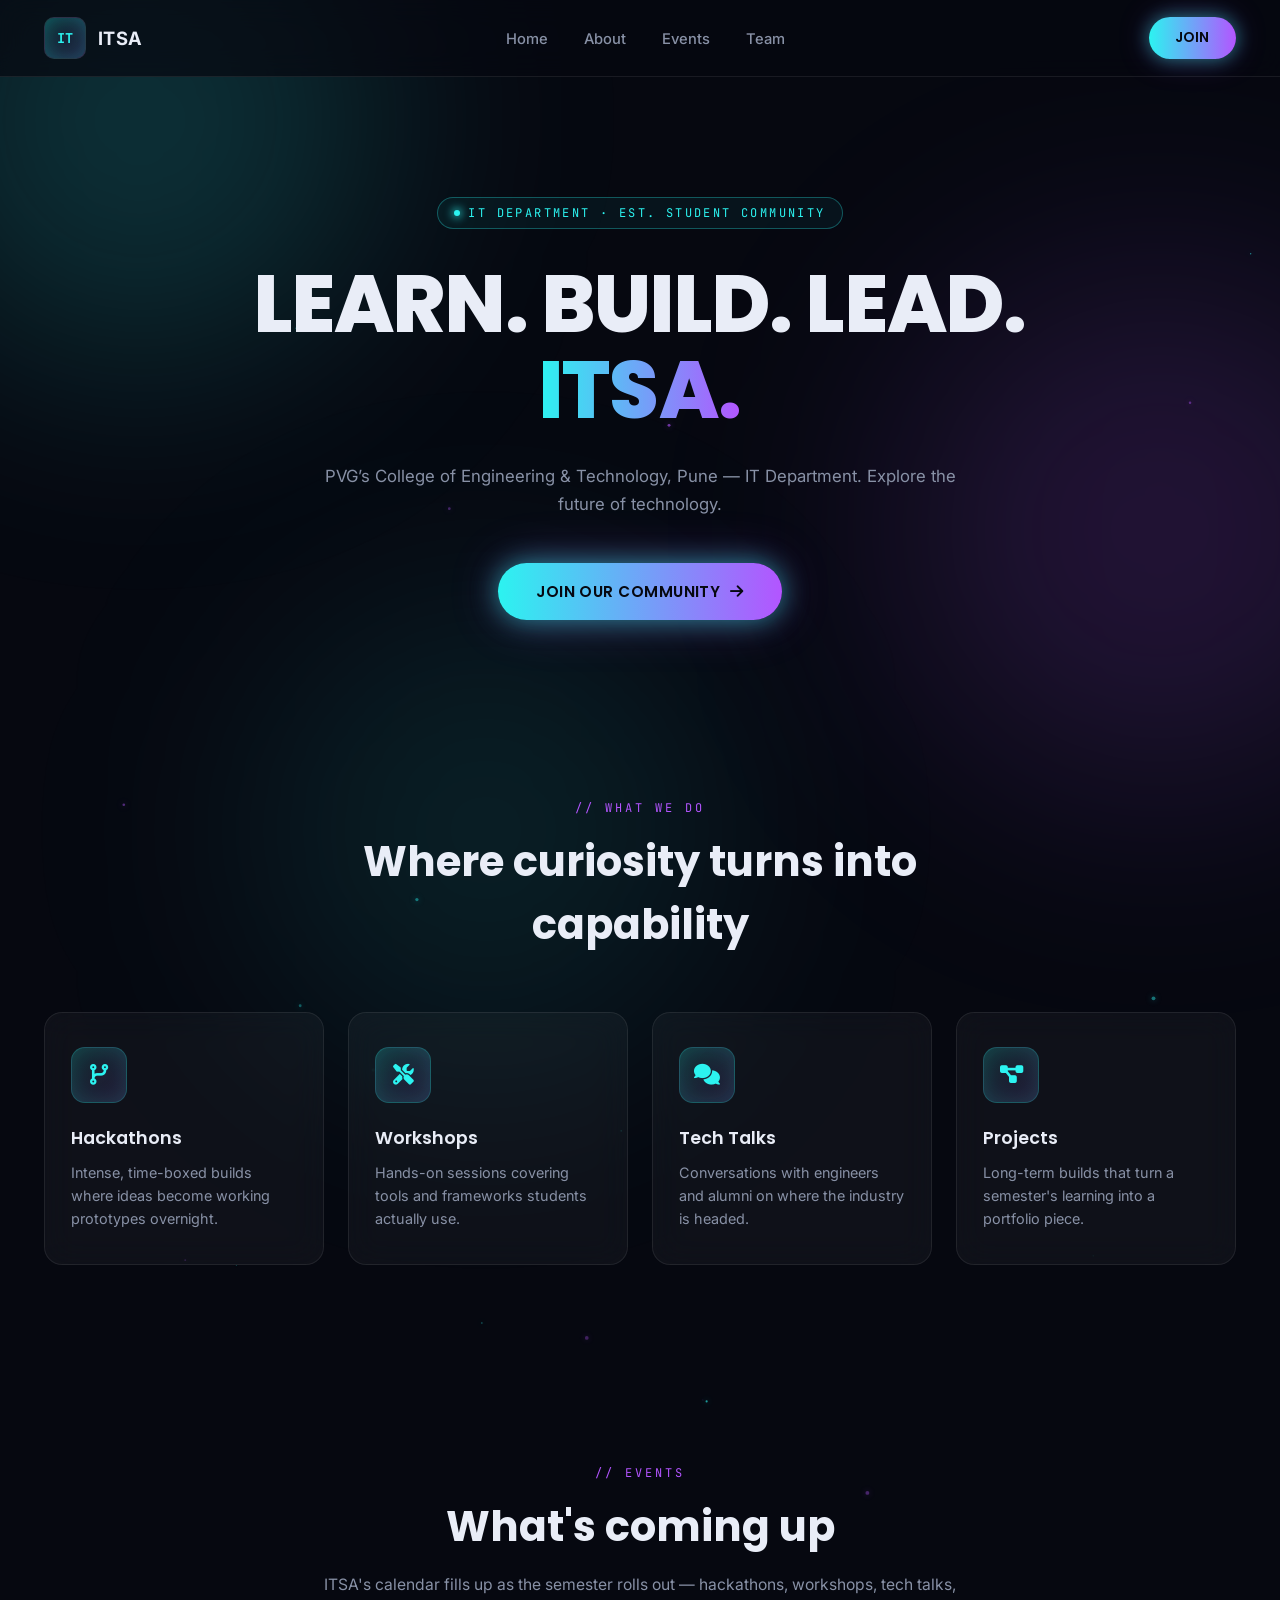
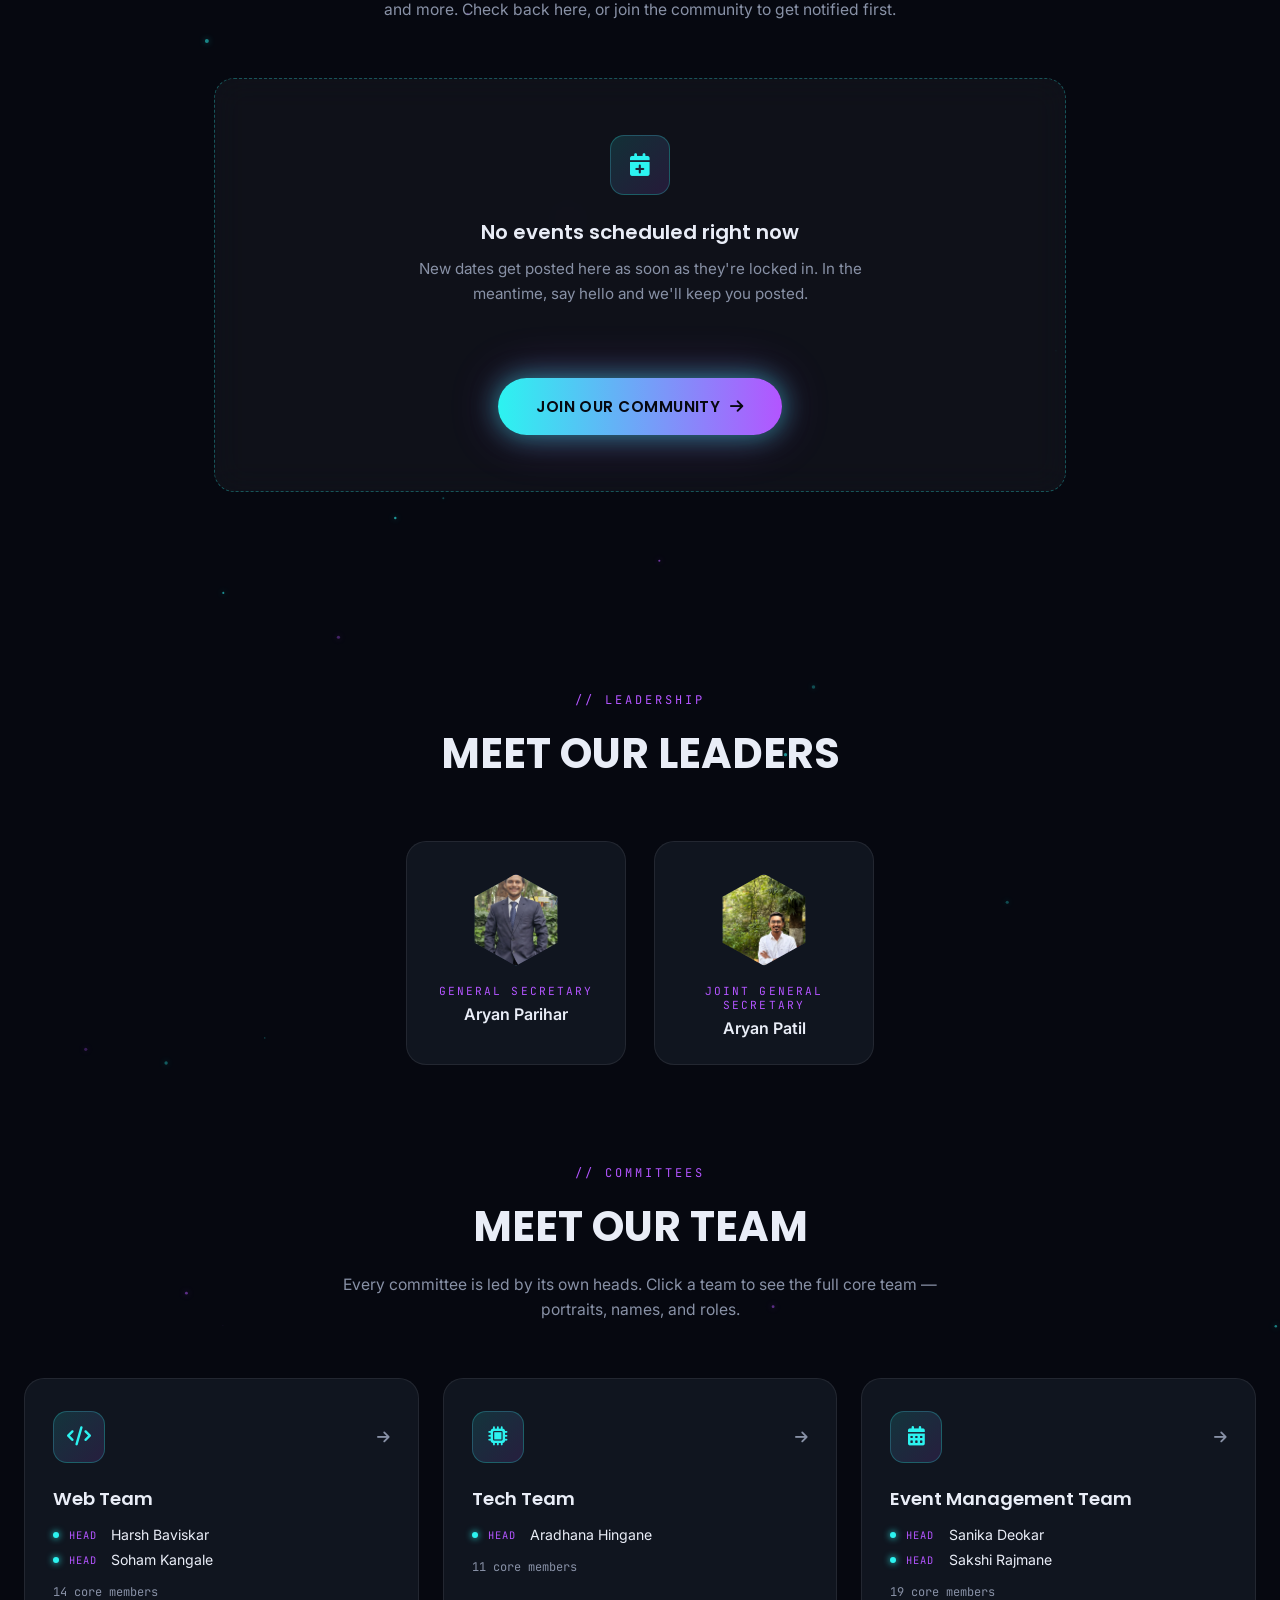
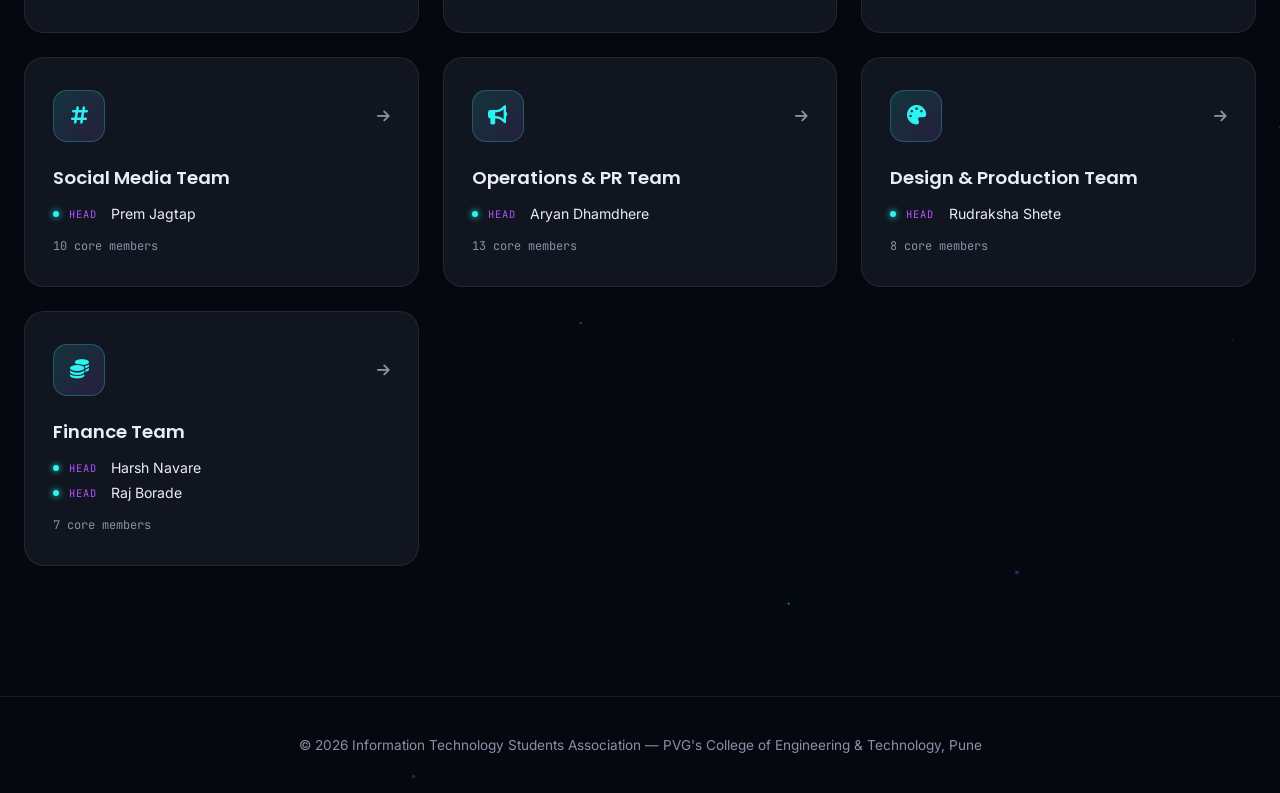
<file: index.html>
<!DOCTYPE html>
<html lang="en">
<head>
<meta charset="UTF-8">
<meta name="viewport" content="width=device-width, initial-scale=1.0">
<title>ITSA — Learn. Build. Lead.</title>

<link rel="preconnect" href="https://fonts.googleapis.com">
<link rel="preconnect" href="https://fonts.gstatic.com" crossorigin>
<link href="https://fonts.googleapis.com/css2?family=Poppins:wght@400;500;600;700;800&family=Inter:wght@400;500;600&family=JetBrains+Mono:wght@400;500&display=swap" rel="stylesheet">
<link rel="stylesheet" href="https://cdnjs.cloudflare.com/ajax/libs/font-awesome/6.5.1/css/all.min.css">
<link rel="stylesheet" href="style.css">
</head>
<body>

<canvas id="particle-canvas"></canvas>
<div class="ambient-glow glow-a"></div>
<div class="ambient-glow glow-b"></div>
<div class="ambient-glow glow-c"></div>

<!-- NAVBAR -->
<header>
  <div class="nav-wrap">
    <a href="#home" class="logo">
      <span class="logo-mark">IT</span>
      <span>ITSA</span>
    </a>

    <ul class="nav-links">
      <li><a href="#home">Home</a></li>
      <li><a href="#about">About</a></li>
      <li><a href="#events">Events</a></li>
      <li><a href="#team">Team</a></li>
    </ul>

    <button class="btn-join desktop-only">JOIN</button>

    <button class="burger" id="burger" aria-label="Toggle menu">
      <span></span><span></span><span></span>
    </button>
  </div>

  <nav class="mobile-nav" id="mobileNav">
    <a href="#home">Home</a>
    <a href="#about">About</a>
    <a href="#events">Events</a>
    <a href="#team">Team</a>
    <button class="btn-join" style="margin-top:14px;">JOIN</button>
  </nav>
</header>

<!-- HERO -->
<section class="hero" id="home">
  <div class="eyebrow"><span class="pulse-dot"></span>IT DEPARTMENT · EST. STUDENT COMMUNITY</div>
  <h1>LEARN. BUILD. LEAD.<br><span class="grad">ITSA.</span></h1>
  <p>PVG’s College of Engineering &amp; Technology, Pune — IT Department. Explore the future of technology.</p>
  <button class="btn-cta">JOIN OUR COMMUNITY <i class="fa-solid fa-arrow-right"></i></button>
</section>

<!-- WHAT WE DO -->
<section class="wwd" id="about">
  <div class="section-head">
    <p class="section-tag">// WHAT WE DO</p>
    <h2>Where curiosity turns into capability</h2>
  </div>

  <div class="wwd-grid">
    <div class="wwd-card">
      <div class="wwd-icon"><i class="fa-solid fa-code-branch"></i></div>
      <h3>Hackathons</h3>
      <p>Intense, time-boxed builds where ideas become working prototypes overnight.</p>
    </div>
    <div class="wwd-card">
      <div class="wwd-icon"><i class="fa-solid fa-screwdriver-wrench"></i></div>
      <h3>Workshops</h3>
      <p>Hands-on sessions covering tools and frameworks students actually use.</p>
    </div>
    <div class="wwd-card">
      <div class="wwd-icon"><i class="fa-solid fa-comments"></i></div>
      <h3>Tech Talks</h3>
      <p>Conversations with engineers and alumni on where the industry is headed.</p>
    </div>
    <div class="wwd-card">
      <div class="wwd-icon"><i class="fa-solid fa-diagram-project"></i></div>
      <h3>Projects</h3>
      <p>Long-term builds that turn a semester's learning into a portfolio piece.</p>
    </div>
  </div>
</section>

<!-- EVENTS -->
<section class="events" id="events">
  <div class="section-head">
    <p class="section-tag">// EVENTS</p>
    <h2>What's coming up</h2>
    <p class="lead">ITSA's calendar fills up as the semester rolls out — hackathons, workshops, tech talks, and more. Check back here, or join the community to get notified first.</p>
  </div>

  <div class="events-empty glass">
    <div class="events-empty-icon"><i class="fa-solid fa-calendar-plus"></i></div>
    <h3>No events scheduled right now</h3>
    <p>New dates get posted here as soon as they're locked in. In the meantime, say hello and we'll keep you posted.</p>
    <button class="btn-cta">JOIN OUR COMMUNITY <i class="fa-solid fa-arrow-right"></i></button>
  </div>
</section>

<!-- TEAM -->
<section class="team-section" id="team">
  <div class="section-head">
    <p class="section-tag">// LEADERSHIP</p>
    <h2>MEET OUR LEADERS</h2>
  </div>

  <div class="leaders-row">
    <div class="leader-card" tabindex="0">
      <div class="avatar-hex"><img src="portraits/Aryan Parihar GS.jpg" alt="Aryan Parihar"></div>
      <p class="leader-role">GENERAL SECRETARY</p>
      <p class="leader-name">Aryan Parihar</p>
    </div>
    <div class="leader-card" tabindex="0">
      <div class="avatar-hex"><img src="portraits/Aryan Patil JGS.jpg" alt="Aryan Patil"></div>
      <p class="leader-role">JOINT GENERAL SECRETARY</p>
      <p class="leader-name">Aryan Patil</p>
    </div>
  </div>

  <div class="section-head">
    <p class="section-tag">// COMMITTEES</p>
    <h2>MEET OUR TEAM</h2>
    <p class="lead">Every committee is led by its own heads. Click a team to see the full core team — portraits, names, and roles.</p>
  </div>

  <div class="category-grid">

    <a href="team-web.html" class="category-card">
      <div class="category-top">
        <div class="category-icon"><i class="fa-solid fa-code"></i></div>
        <i class="fa-solid fa-arrow-right category-arrow"></i>
      </div>
      <h3>Web Team</h3>
      <div class="category-heads">
        <div class="head-chip"><span class="dot"></span><span class="role-tag">HEAD</span> Harsh Baviskar</div>
        <div class="head-chip"><span class="dot"></span><span class="role-tag">HEAD</span> Soham Kangale</div>
      </div>
      <p class="category-count">14 core members</p>
    </a>

    <a href="team-tech.html" class="category-card">
      <div class="category-top">
        <div class="category-icon"><i class="fa-solid fa-microchip"></i></div>
        <i class="fa-solid fa-arrow-right category-arrow"></i>
      </div>
      <h3>Tech Team</h3>
      <div class="category-heads">
        <div class="head-chip"><span class="dot"></span><span class="role-tag">HEAD</span> Aradhana Hingane</div>
      </div>
      <p class="category-count">11 core members</p>
    </a>

    <a href="team-events.html" class="category-card">
      <div class="category-top">
        <div class="category-icon"><i class="fa-solid fa-calendar-days"></i></div>
        <i class="fa-solid fa-arrow-right category-arrow"></i>
      </div>
      <h3>Event Management Team</h3>
      <div class="category-heads">
        <div class="head-chip"><span class="dot"></span><span class="role-tag">HEAD</span> Sanika Deokar</div>
        <div class="head-chip"><span class="dot"></span><span class="role-tag">HEAD</span> Sakshi Rajmane</div>
      </div>
      <p class="category-count">19 core members</p>
    </a>

    <a href="team-social.html" class="category-card">
      <div class="category-top">
        <div class="category-icon"><i class="fa-solid fa-hashtag"></i></div>
        <i class="fa-solid fa-arrow-right category-arrow"></i>
      </div>
      <h3>Social Media Team</h3>
      <div class="category-heads">
        <div class="head-chip"><span class="dot"></span><span class="role-tag">HEAD</span> Prem Jagtap</div>
      </div>
      <p class="category-count">10 core members</p>
    </a>

    <a href="team-ops.html" class="category-card">
      <div class="category-top">
        <div class="category-icon"><i class="fa-solid fa-bullhorn"></i></div>
        <i class="fa-solid fa-arrow-right category-arrow"></i>
      </div>
      <h3>Operations &amp; PR Team</h3>
      <div class="category-heads">
        <div class="head-chip"><span class="dot"></span><span class="role-tag">HEAD</span> Aryan Dhamdhere</div>
      </div>
      <p class="category-count">13 core members</p>
    </a>

    <a href="team-design.html" class="category-card">
      <div class="category-top">
        <div class="category-icon"><i class="fa-solid fa-palette"></i></div>
        <i class="fa-solid fa-arrow-right category-arrow"></i>
      </div>
      <h3>Design &amp; Production Team</h3>
      <div class="category-heads">
        <div class="head-chip"><span class="dot"></span><span class="role-tag">HEAD</span> Rudraksha Shete</div>
      </div>
      <p class="category-count">8 core members</p>
    </a>

    <a href="team-finance.html" class="category-card">
      <div class="category-top">
        <div class="category-icon"><i class="fa-solid fa-coins"></i></div>
        <i class="fa-solid fa-arrow-right category-arrow"></i>
      </div>
      <h3>Finance Team</h3>
      <div class="category-heads">
        <div class="head-chip"><span class="dot"></span><span class="role-tag">HEAD</span> Harsh Navare</div>
        <div class="head-chip"><span class="dot"></span><span class="role-tag">HEAD</span> Raj Borade</div>
      </div>
      <p class="category-count">7 core members</p>
    </a>

  </div>
</section>

<footer>
  &copy; <span class="year"></span> Information Technology Students Association — PVG's College of Engineering &amp; Technology, Pune
</footer>

<script src="script.js"></script>
</body>
</html>
</file>
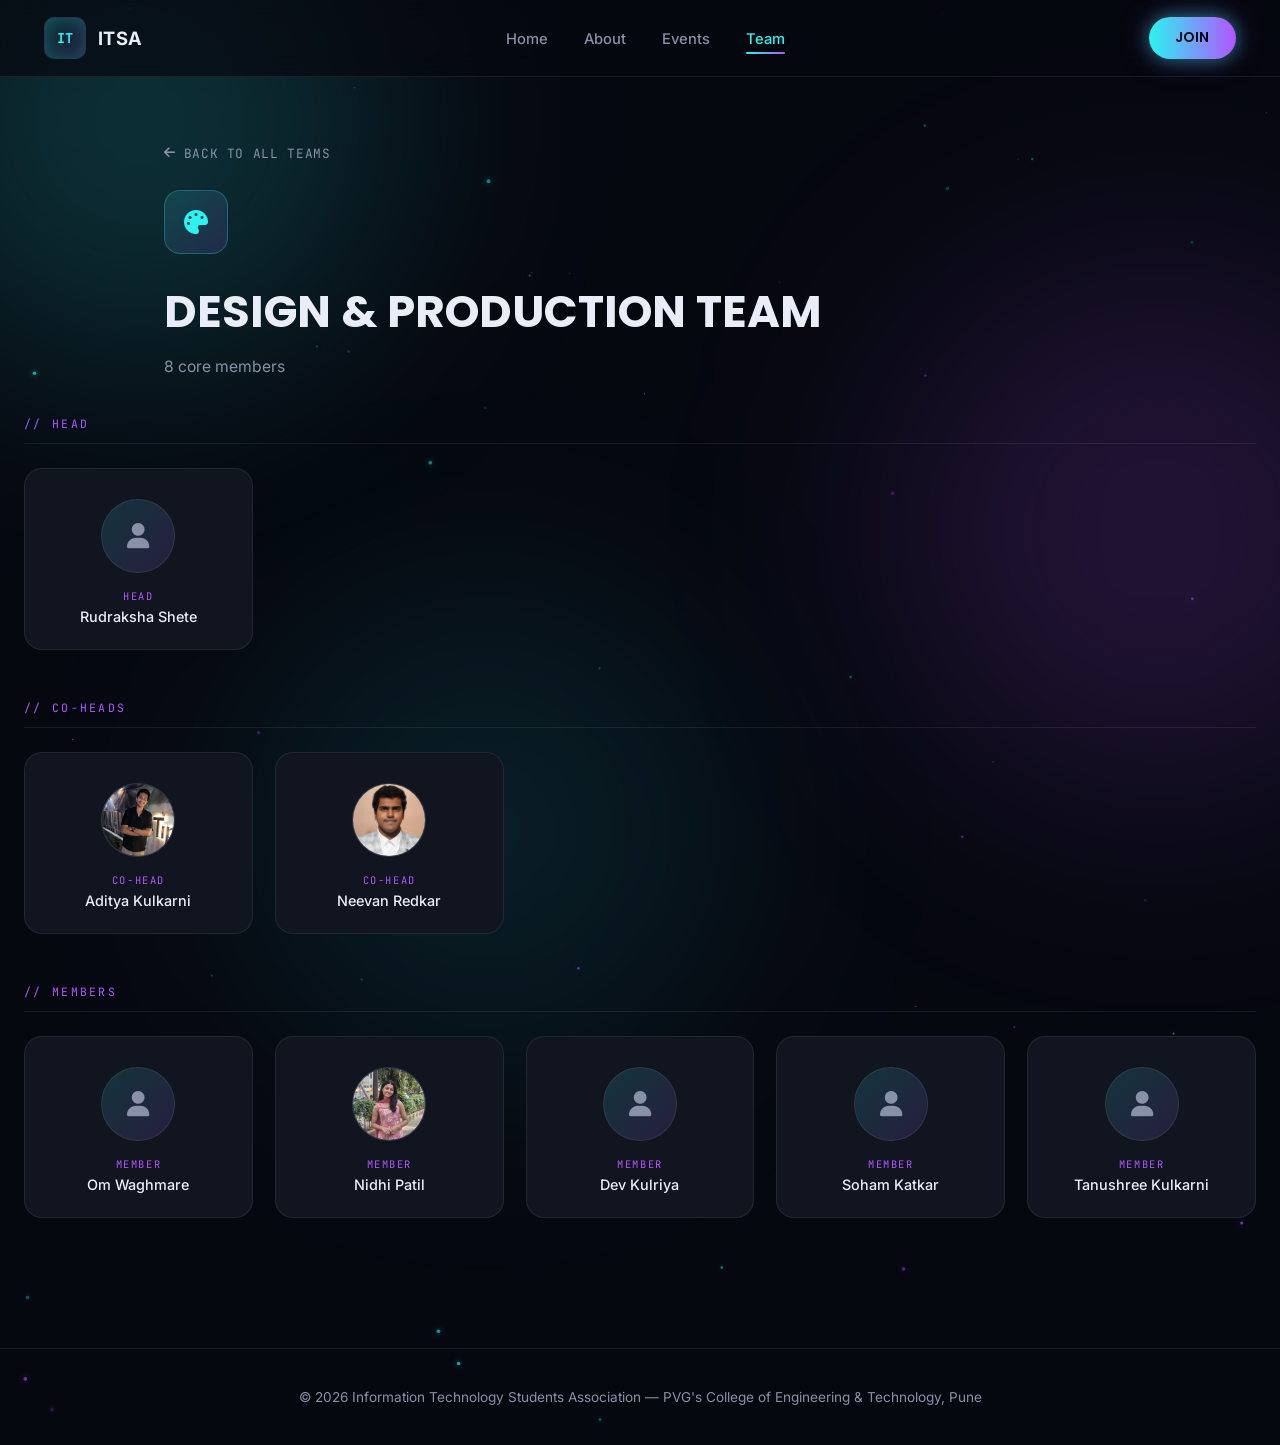
<file: team-design.html>
<!DOCTYPE html>
<html lang="en">
<head>
<meta charset="UTF-8">
<meta name="viewport" content="width=device-width, initial-scale=1.0">
<title>Design & Production Team — ITSA</title>

<link rel="preconnect" href="https://fonts.googleapis.com">
<link rel="preconnect" href="https://fonts.gstatic.com" crossorigin>
<link href="https://fonts.googleapis.com/css2?family=Poppins:wght@400;500;600;700;800&family=Inter:wght@400;500;600&family=JetBrains+Mono:wght@400;500&display=swap" rel="stylesheet">
<link rel="stylesheet" href="https://cdnjs.cloudflare.com/ajax/libs/font-awesome/6.5.1/css/all.min.css">
<link rel="stylesheet" href="style.css">
</head>
<body>

<canvas id="particle-canvas"></canvas>
<div class="ambient-glow glow-a"></div>
<div class="ambient-glow glow-b"></div>
<div class="ambient-glow glow-c"></div>

<header>
  <div class="nav-wrap">
    <a href="index.html" class="logo">
      <span class="logo-mark">IT</span>
      <span>ITSA</span>
    </a>

    <ul class="nav-links">
      <li><a href="index.html#home">Home</a></li>
      <li><a href="index.html#about">About</a></li>
      <li><a href="index.html#events">Events</a></li>
      <li><a href="index.html#team" class="active">Team</a></li>
    </ul>

    <button class="btn-join desktop-only">JOIN</button>

    <button class="burger" id="burger" aria-label="Toggle menu">
      <span></span><span></span><span></span>
    </button>
  </div>

  <nav class="mobile-nav" id="mobileNav">
    <a href="index.html#home">Home</a>
    <a href="index.html#about">About</a>
    <a href="index.html#events">Events</a>
    <a href="index.html#team">Team</a>
    <button class="btn-join" style="margin-top:14px;">JOIN</button>
  </nav>
</header>

<main>
  <div class="member-page-head">
    <a href="index.html#team" class="back-link"><i class="fa-solid fa-arrow-left"></i> BACK TO ALL TEAMS</a>
    <div class="member-team-icon"><i class="fa-solid fa-palette"></i></div>
    <h1 style="font-size: clamp(1.8rem, 5vw, 2.8rem); font-weight: 700;">DESIGN & PRODUCTION TEAM</h1>
    <p style="margin-top: 12px; color: var(--mist); font-size: 0.98rem;">8 core members</p>
  </div>

  <section class="member-section">
    <p class="member-subhead">// HEAD</p>
    <div class="member-grid">
      <div class="member-card" tabindex="0">
        <div class="avatar-circle"><i class="fa-solid fa-user"></i></div>
        <p class="member-role">HEAD</p>
        <p class="member-name">Rudraksha Shete</p>
      </div>
    </div>
    <p class="member-subhead">// CO-HEADS</p>
    <div class="member-grid">
      <div class="member-card" tabindex="0">
        <div class="avatar-circle"><img src="portraits/Aditya_Kulkarni_DesignCore.jpg" alt="Aditya Kulkarni"></div>
        <p class="member-role">CO-HEAD</p>
        <p class="member-name">Aditya Kulkarni</p>
      </div>
      <div class="member-card" tabindex="0">
        <div class="avatar-circle"><img src="portraits/Neevan Redkar DnP Core.jpeg" alt="Neevan Redkar"></div>
        <p class="member-role">CO-HEAD</p>
        <p class="member-name">Neevan Redkar</p>
      </div>
    </div>
    <p class="member-subhead">// MEMBERS</p>
    <div class="member-grid">
      <div class="member-card" tabindex="0">
        <div class="avatar-circle"><i class="fa-solid fa-user"></i></div>
        <p class="member-role">MEMBER</p>
        <p class="member-name">Om Waghmare</p>
      </div>
      <div class="member-card" tabindex="0">
        <div class="avatar-circle"><img src="portraits/Nidhi Patil S.Y Btech(B).jpg" alt="Nidhi Patil"></div>
        <p class="member-role">MEMBER</p>
        <p class="member-name">Nidhi Patil</p>
      </div>
      <div class="member-card" tabindex="0">
        <div class="avatar-circle"><i class="fa-solid fa-user"></i></div>
        <p class="member-role">MEMBER</p>
        <p class="member-name">Dev Kulriya</p>
      </div>
      <div class="member-card" tabindex="0">
        <div class="avatar-circle"><i class="fa-solid fa-user"></i></div>
        <p class="member-role">MEMBER</p>
        <p class="member-name">Soham Katkar</p>
      </div>
      <div class="member-card" tabindex="0">
        <div class="avatar-circle"><i class="fa-solid fa-user"></i></div>
        <p class="member-role">MEMBER</p>
        <p class="member-name">Tanushree Kulkarni</p>
      </div>
    </div>

  </section>
</main>

<footer>
  &copy; <span class="year"></span> Information Technology Students Association — PVG's College of Engineering &amp; Technology, Pune
</footer>

<script src="script.js"></script>
</body>
</html>
</file>
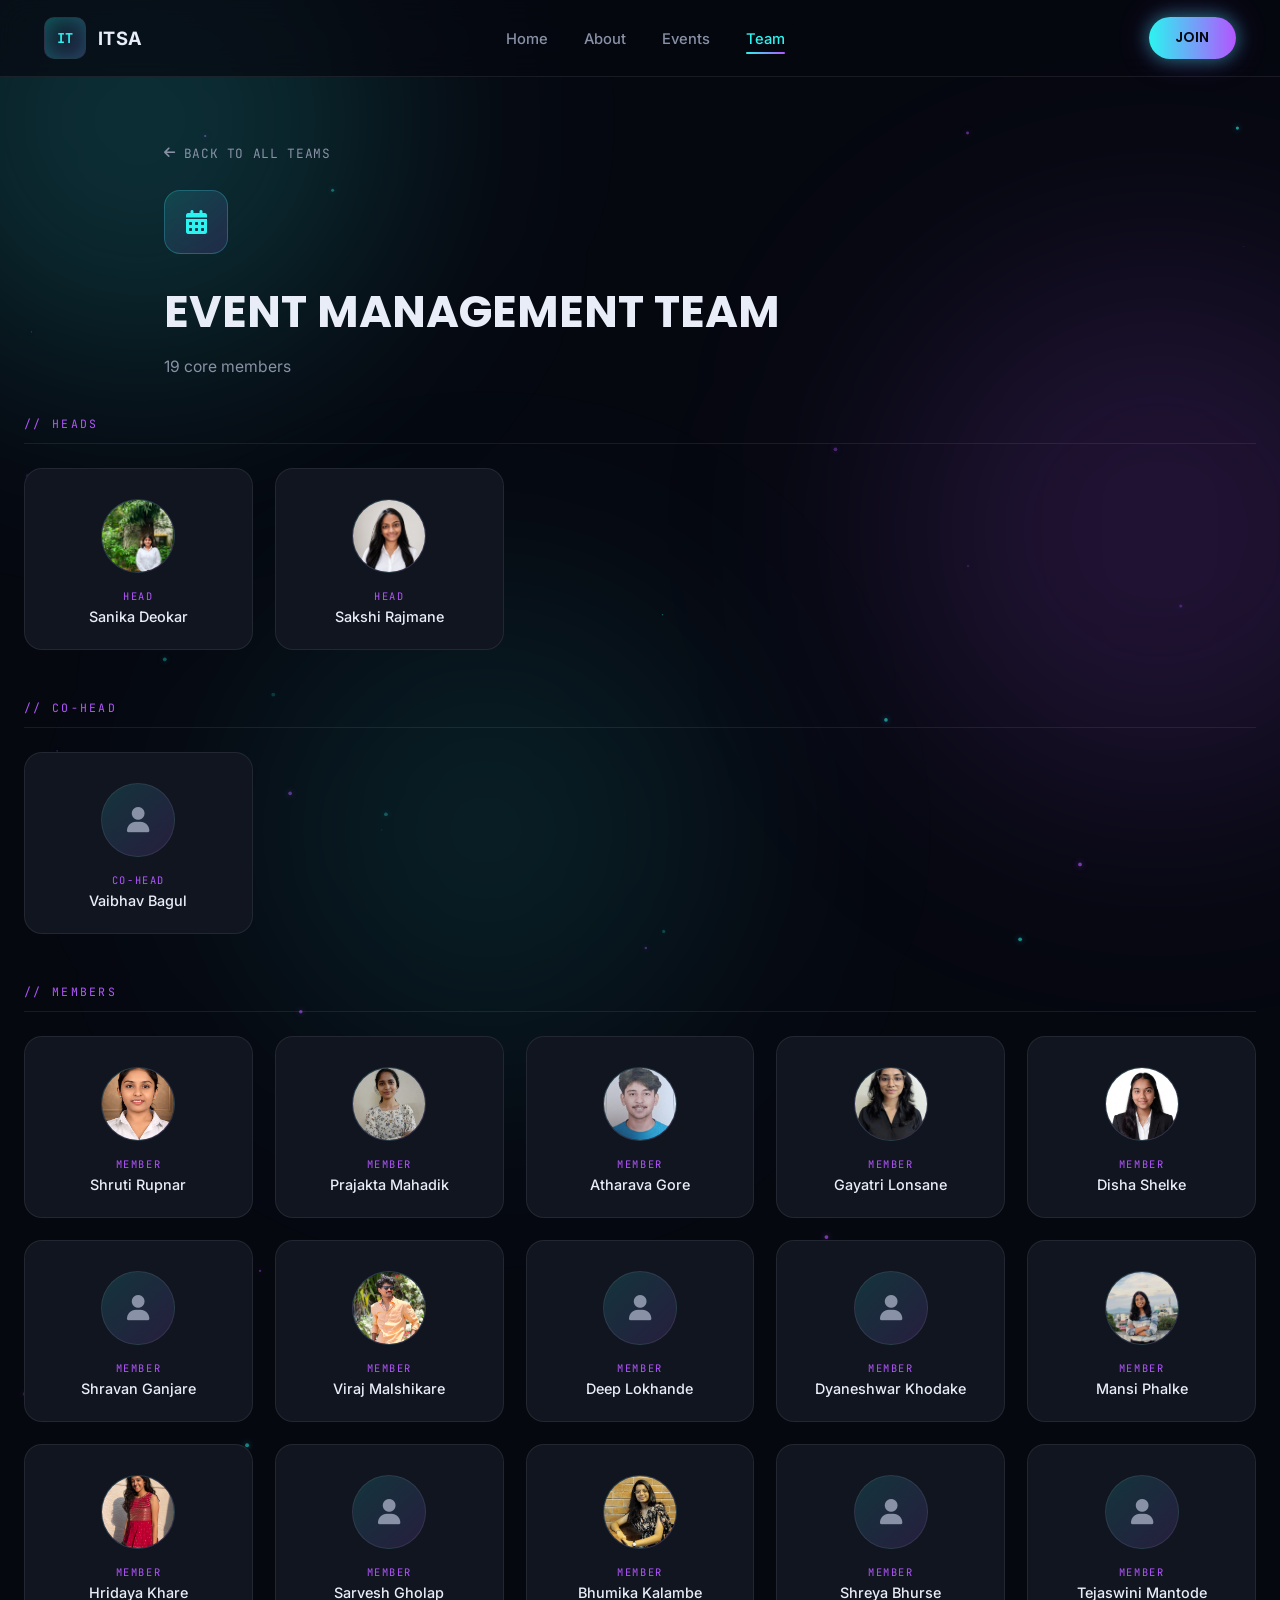
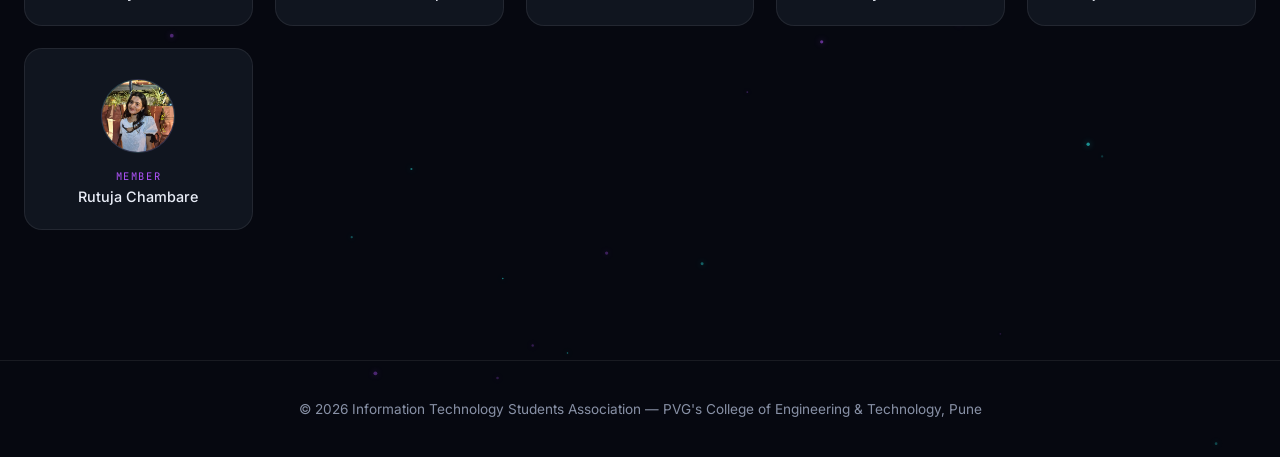
<file: team-events.html>
<!DOCTYPE html>
<html lang="en">
<head>
<meta charset="UTF-8">
<meta name="viewport" content="width=device-width, initial-scale=1.0">
<title>Event Management Team — ITSA</title>

<link rel="preconnect" href="https://fonts.googleapis.com">
<link rel="preconnect" href="https://fonts.gstatic.com" crossorigin>
<link href="https://fonts.googleapis.com/css2?family=Poppins:wght@400;500;600;700;800&family=Inter:wght@400;500;600&family=JetBrains+Mono:wght@400;500&display=swap" rel="stylesheet">
<link rel="stylesheet" href="https://cdnjs.cloudflare.com/ajax/libs/font-awesome/6.5.1/css/all.min.css">
<link rel="stylesheet" href="style.css">
</head>
<body>

<canvas id="particle-canvas"></canvas>
<div class="ambient-glow glow-a"></div>
<div class="ambient-glow glow-b"></div>
<div class="ambient-glow glow-c"></div>

<header>
  <div class="nav-wrap">
    <a href="index.html" class="logo">
      <span class="logo-mark">IT</span>
      <span>ITSA</span>
    </a>

    <ul class="nav-links">
      <li><a href="index.html#home">Home</a></li>
      <li><a href="index.html#about">About</a></li>
      <li><a href="index.html#events">Events</a></li>
      <li><a href="index.html#team" class="active">Team</a></li>
    </ul>

    <button class="btn-join desktop-only">JOIN</button>

    <button class="burger" id="burger" aria-label="Toggle menu">
      <span></span><span></span><span></span>
    </button>
  </div>

  <nav class="mobile-nav" id="mobileNav">
    <a href="index.html#home">Home</a>
    <a href="index.html#about">About</a>
    <a href="index.html#events">Events</a>
    <a href="index.html#team">Team</a>
    <button class="btn-join" style="margin-top:14px;">JOIN</button>
  </nav>
</header>

<main>
  <div class="member-page-head">
    <a href="index.html#team" class="back-link"><i class="fa-solid fa-arrow-left"></i> BACK TO ALL TEAMS</a>
    <div class="member-team-icon"><i class="fa-solid fa-calendar-days"></i></div>
    <h1 style="font-size: clamp(1.8rem, 5vw, 2.8rem); font-weight: 700;">EVENT MANAGEMENT TEAM</h1>
    <p style="margin-top: 12px; color: var(--mist); font-size: 0.98rem;">19 core members</p>
  </div>

  <section class="member-section">
    <p class="member-subhead">// HEADS</p>
    <div class="member-grid">
      <div class="member-card" tabindex="0">
        <div class="avatar-circle"><img src="portraits/Sanika Deokar event head.jpg" alt="Sanika Deokar"></div>
        <p class="member-role">HEAD</p>
        <p class="member-name">Sanika Deokar</p>
      </div>
      <div class="member-card" tabindex="0">
        <div class="avatar-circle"><img src="portraits/sakshi_rajmane_event_head.png" alt="Sakshi Rajmane"></div>
        <p class="member-role">HEAD</p>
        <p class="member-name">Sakshi Rajmane</p>
      </div>
    </div>
    <p class="member-subhead">// CO-HEAD</p>
    <div class="member-grid">
      <div class="member-card" tabindex="0">
        <div class="avatar-circle"><i class="fa-solid fa-user"></i></div>
        <p class="member-role">CO-HEAD</p>
        <p class="member-name">Vaibhav Bagul</p>
      </div>
    </div>
    <p class="member-subhead">// MEMBERS</p>
    <div class="member-grid">
      <div class="member-card" tabindex="0">
        <div class="avatar-circle"><img src="portraits/Shruti Rupnar SY IT-B.jpg" alt="Shruti Rupnar"></div>
        <p class="member-role">MEMBER</p>
        <p class="member-name">Shruti Rupnar</p>
      </div>
      <div class="member-card" tabindex="0">
        <div class="avatar-circle"><img src="portraits/Prajakta Mahadik SY.jpg" alt="Prajakta Mahadik"></div>
        <p class="member-role">MEMBER</p>
        <p class="member-name">Prajakta Mahadik</p>
      </div>
      <div class="member-card" tabindex="0">
        <div class="avatar-circle"><img src="portraits/Atharva_Gore_SYIT.jpg" alt="Atharava Gore"></div>
        <p class="member-role">MEMBER</p>
        <p class="member-name">Atharava Gore</p>
      </div>
      <div class="member-card" tabindex="0">
        <div class="avatar-circle"><img src="portraits/Gayatri_Lonsane_SY_.jpg" alt="Gayatri Lonsane"></div>
        <p class="member-role">MEMBER</p>
        <p class="member-name">Gayatri Lonsane</p>
      </div>
      <div class="member-card" tabindex="0">
        <div class="avatar-circle"><img src="portraits/Disha Shelke S.Y Btech(Div B).jpg" alt="Disha Shelke"></div>
        <p class="member-role">MEMBER</p>
        <p class="member-name">Disha Shelke</p>
      </div>
      <div class="member-card" tabindex="0">
        <div class="avatar-circle"><i class="fa-solid fa-user"></i></div>
        <p class="member-role">MEMBER</p>
        <p class="member-name">Shravan Ganjare</p>
      </div>
      <div class="member-card" tabindex="0">
        <div class="avatar-circle"><img src="portraits/Viraj.jpg" alt="Viraj Malshikare"></div>
        <p class="member-role">MEMBER</p>
        <p class="member-name">Viraj Malshikare</p>
      </div>
      <div class="member-card" tabindex="0">
        <div class="avatar-circle"><i class="fa-solid fa-user"></i></div>
        <p class="member-role">MEMBER</p>
        <p class="member-name">Deep Lokhande</p>
      </div>
      <div class="member-card" tabindex="0">
        <div class="avatar-circle"><i class="fa-solid fa-user"></i></div>
        <p class="member-role">MEMBER</p>
        <p class="member-name">Dyaneshwar Khodake</p>
      </div>
      <div class="member-card" tabindex="0">
        <div class="avatar-circle"><img src="portraits/Mansi Phalke S. Y Btech (A)_.jpg" alt="Mansi Phalke"></div>
        <p class="member-role">MEMBER</p>
        <p class="member-name">Mansi Phalke</p>
      </div>
      <div class="member-card" tabindex="0">
        <div class="avatar-circle"><img src="portraits/Hridaya Khare TE IT.jpg" alt="Hridaya Khare"></div>
        <p class="member-role">MEMBER</p>
        <p class="member-name">Hridaya Khare</p>
      </div>
      <div class="member-card" tabindex="0">
        <div class="avatar-circle"><i class="fa-solid fa-user"></i></div>
        <p class="member-role">MEMBER</p>
        <p class="member-name">Sarvesh Gholap</p>
      </div>
      <div class="member-card" tabindex="0">
        <div class="avatar-circle"><img src="portraits/Bhumika Kalambe_SY.jpg" alt="Bhumika Kalambe"></div>
        <p class="member-role">MEMBER</p>
        <p class="member-name">Bhumika Kalambe</p>
      </div>
      <div class="member-card" tabindex="0">
        <div class="avatar-circle"><i class="fa-solid fa-user"></i></div>
        <p class="member-role">MEMBER</p>
        <p class="member-name">Shreya Bhurse</p>
      </div>
      <div class="member-card" tabindex="0">
        <div class="avatar-circle"><i class="fa-solid fa-user"></i></div>
        <p class="member-role">MEMBER</p>
        <p class="member-name">Tejaswini Mantode</p>
      </div>
      <div class="member-card" tabindex="0">
        <div class="avatar-circle"><img src="portraits/RutujaChambhareA.jpg" alt="Rutuja Chambare"></div>
        <p class="member-role">MEMBER</p>
        <p class="member-name">Rutuja Chambare</p>
      </div>
    </div>

  </section>
</main>

<footer>
  &copy; <span class="year"></span> Information Technology Students Association — PVG's College of Engineering &amp; Technology, Pune
</footer>

<script src="script.js"></script>
</body>
</html>
</file>
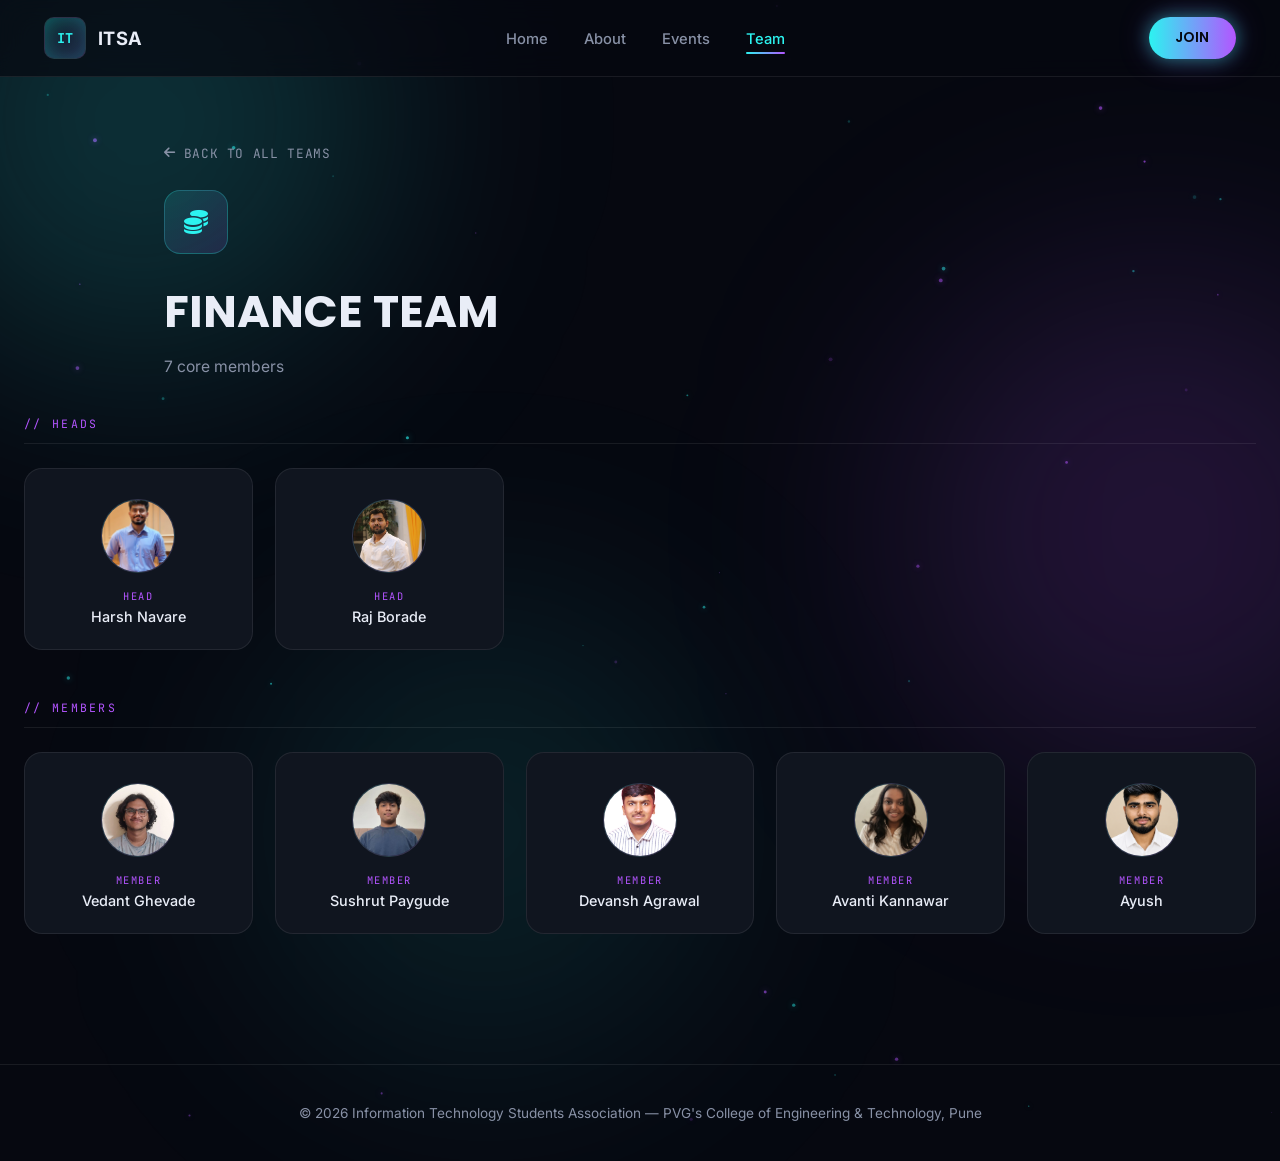
<file: team-finance.html>
<!DOCTYPE html>
<html lang="en">
<head>
<meta charset="UTF-8">
<meta name="viewport" content="width=device-width, initial-scale=1.0">
<title>Finance Team — ITSA</title>

<link rel="preconnect" href="https://fonts.googleapis.com">
<link rel="preconnect" href="https://fonts.gstatic.com" crossorigin>
<link href="https://fonts.googleapis.com/css2?family=Poppins:wght@400;500;600;700;800&family=Inter:wght@400;500;600&family=JetBrains+Mono:wght@400;500&display=swap" rel="stylesheet">
<link rel="stylesheet" href="https://cdnjs.cloudflare.com/ajax/libs/font-awesome/6.5.1/css/all.min.css">
<link rel="stylesheet" href="style.css">
</head>
<body>

<canvas id="particle-canvas"></canvas>
<div class="ambient-glow glow-a"></div>
<div class="ambient-glow glow-b"></div>
<div class="ambient-glow glow-c"></div>

<header>
  <div class="nav-wrap">
    <a href="index.html" class="logo">
      <span class="logo-mark">IT</span>
      <span>ITSA</span>
    </a>

    <ul class="nav-links">
      <li><a href="index.html#home">Home</a></li>
      <li><a href="index.html#about">About</a></li>
      <li><a href="index.html#events">Events</a></li>
      <li><a href="index.html#team" class="active">Team</a></li>
    </ul>

    <button class="btn-join desktop-only">JOIN</button>

    <button class="burger" id="burger" aria-label="Toggle menu">
      <span></span><span></span><span></span>
    </button>
  </div>

  <nav class="mobile-nav" id="mobileNav">
    <a href="index.html#home">Home</a>
    <a href="index.html#about">About</a>
    <a href="index.html#events">Events</a>
    <a href="index.html#team">Team</a>
    <button class="btn-join" style="margin-top:14px;">JOIN</button>
  </nav>
</header>

<main>
  <div class="member-page-head">
    <a href="index.html#team" class="back-link"><i class="fa-solid fa-arrow-left"></i> BACK TO ALL TEAMS</a>
    <div class="member-team-icon"><i class="fa-solid fa-coins"></i></div>
    <h1 style="font-size: clamp(1.8rem, 5vw, 2.8rem); font-weight: 700;">FINANCE TEAM</h1>
    <p style="margin-top: 12px; color: var(--mist); font-size: 0.98rem;">7 core members</p>
  </div>

  <section class="member-section">
    <p class="member-subhead">// HEADS</p>
    <div class="member-grid">
      <div class="member-card" tabindex="0">
        <div class="avatar-circle"><img src="portraits/Harsh_Navare_Finance_Head.jpg" alt="Harsh Navare"></div>
        <p class="member-role">HEAD</p>
        <p class="member-name">Harsh Navare</p>
      </div>
      <div class="member-card" tabindex="0">
        <div class="avatar-circle"><img src="portraits/Raj Borade - Finance Head.jpg" alt="Raj Borade"></div>
        <p class="member-role">HEAD</p>
        <p class="member-name">Raj Borade</p>
      </div>
    </div>
    <p class="member-subhead">// MEMBERS</p>
    <div class="member-grid">
      <div class="member-card" tabindex="0">
        <div class="avatar-circle"><img src="portraits/VedantGhevade_SY.jpg" alt="Vedant Ghevade"></div>
        <p class="member-role">MEMBER</p>
        <p class="member-name">Vedant Ghevade</p>
      </div>
      <div class="member-card" tabindex="0">
        <div class="avatar-circle"><img src="portraits/Sushrut_Paygude_SY.jpg" alt="Sushrut Paygude"></div>
        <p class="member-role">MEMBER</p>
        <p class="member-name">Sushrut Paygude</p>
      </div>
      <div class="member-card" tabindex="0">
        <div class="avatar-circle"><img src="portraits/Devansh Agrawal_SY.jpg" alt="Devansh Agrawal"></div>
        <p class="member-role">MEMBER</p>
        <p class="member-name">Devansh Agrawal</p>
      </div>
      <div class="member-card" tabindex="0">
        <div class="avatar-circle"><img src="portraits/Avanti  Kannawar _SY.jpg" alt="Avanti Kannawar"></div>
        <p class="member-role">MEMBER</p>
        <p class="member-name">Avanti Kannawar</p>
      </div>
      <div class="member-card" tabindex="0">
        <div class="avatar-circle"><img src="portraits/Ayush S Janunkar SY.png" alt="Ayush"></div>
        <p class="member-role">MEMBER</p>
        <p class="member-name">Ayush</p>
      </div>
    </div>

  </section>
</main>

<footer>
  &copy; <span class="year"></span> Information Technology Students Association — PVG's College of Engineering &amp; Technology, Pune
</footer>

<script src="script.js"></script>
</body>
</html>
</file>
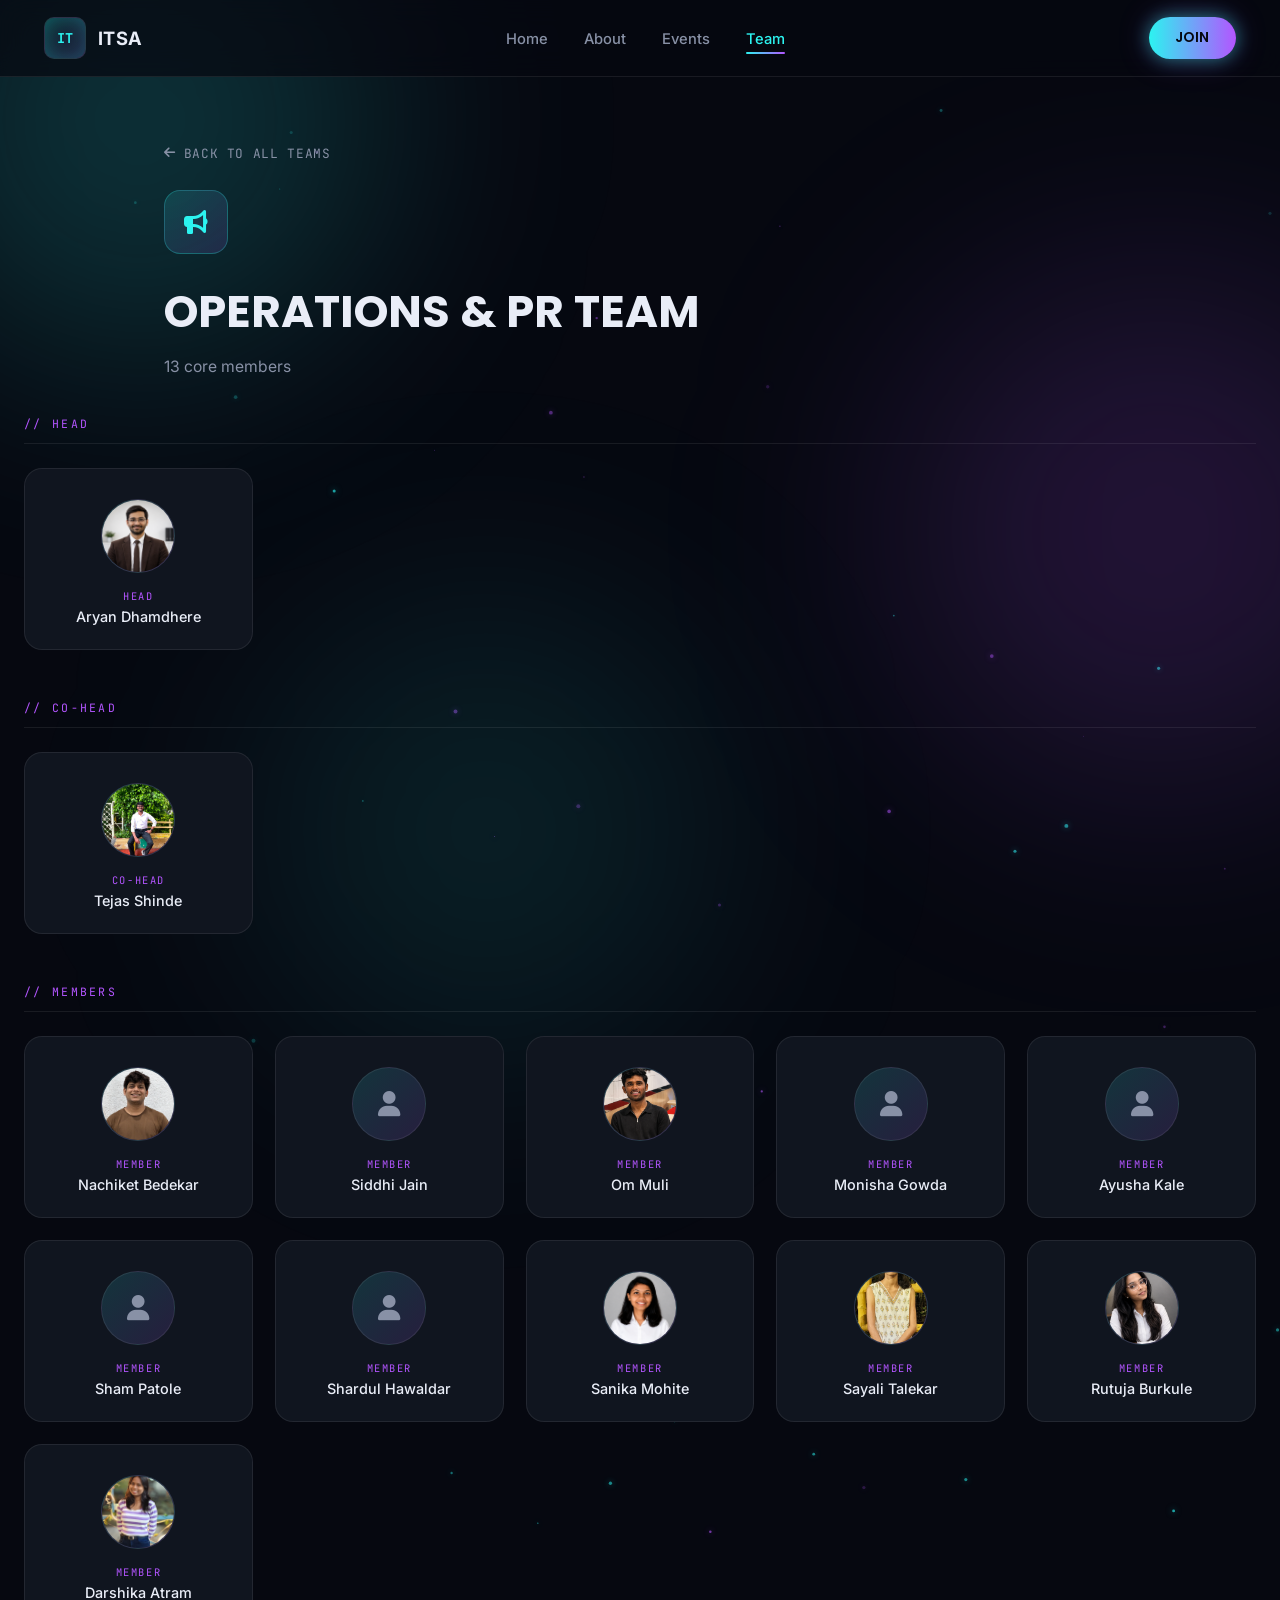
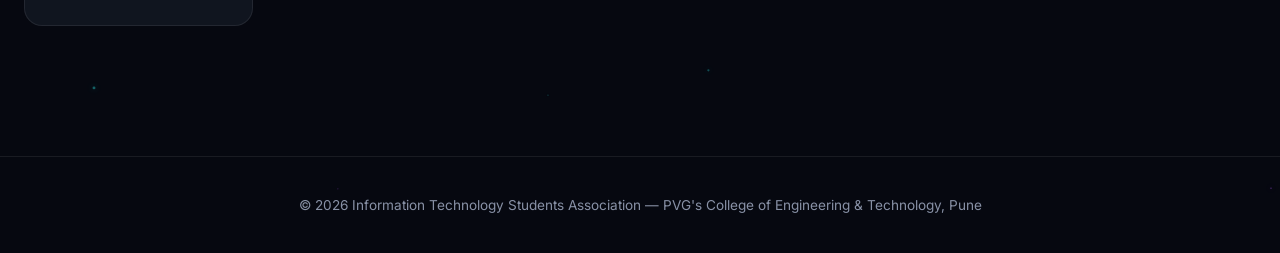
<file: team-ops.html>
<!DOCTYPE html>
<html lang="en">
<head>
<meta charset="UTF-8">
<meta name="viewport" content="width=device-width, initial-scale=1.0">
<title>Operations & PR Team — ITSA</title>

<link rel="preconnect" href="https://fonts.googleapis.com">
<link rel="preconnect" href="https://fonts.gstatic.com" crossorigin>
<link href="https://fonts.googleapis.com/css2?family=Poppins:wght@400;500;600;700;800&family=Inter:wght@400;500;600&family=JetBrains+Mono:wght@400;500&display=swap" rel="stylesheet">
<link rel="stylesheet" href="https://cdnjs.cloudflare.com/ajax/libs/font-awesome/6.5.1/css/all.min.css">
<link rel="stylesheet" href="style.css">
</head>
<body>

<canvas id="particle-canvas"></canvas>
<div class="ambient-glow glow-a"></div>
<div class="ambient-glow glow-b"></div>
<div class="ambient-glow glow-c"></div>

<header>
  <div class="nav-wrap">
    <a href="index.html" class="logo">
      <span class="logo-mark">IT</span>
      <span>ITSA</span>
    </a>

    <ul class="nav-links">
      <li><a href="index.html#home">Home</a></li>
      <li><a href="index.html#about">About</a></li>
      <li><a href="index.html#events">Events</a></li>
      <li><a href="index.html#team" class="active">Team</a></li>
    </ul>

    <button class="btn-join desktop-only">JOIN</button>

    <button class="burger" id="burger" aria-label="Toggle menu">
      <span></span><span></span><span></span>
    </button>
  </div>

  <nav class="mobile-nav" id="mobileNav">
    <a href="index.html#home">Home</a>
    <a href="index.html#about">About</a>
    <a href="index.html#events">Events</a>
    <a href="index.html#team">Team</a>
    <button class="btn-join" style="margin-top:14px;">JOIN</button>
  </nav>
</header>

<main>
  <div class="member-page-head">
    <a href="index.html#team" class="back-link"><i class="fa-solid fa-arrow-left"></i> BACK TO ALL TEAMS</a>
    <div class="member-team-icon"><i class="fa-solid fa-bullhorn"></i></div>
    <h1 style="font-size: clamp(1.8rem, 5vw, 2.8rem); font-weight: 700;">OPERATIONS & PR TEAM</h1>
    <p style="margin-top: 12px; color: var(--mist); font-size: 0.98rem;">13 core members</p>
  </div>

  <section class="member-section">
    <p class="member-subhead">// HEAD</p>
    <div class="member-grid">
      <div class="member-card" tabindex="0">
        <div class="avatar-circle"><img src="portraits/Aryan Dhamdhere Ops and PR Head.png" alt="Aryan Dhamdhere"></div>
        <p class="member-role">HEAD</p>
        <p class="member-name">Aryan Dhamdhere</p>
      </div>
    </div>
    <p class="member-subhead">// CO-HEAD</p>
    <div class="member-grid">
      <div class="member-card" tabindex="0">
        <div class="avatar-circle"><img src="portraits/Tejas Shinde Ops & PR Core Member.jpg" alt="Tejas Shinde"></div>
        <p class="member-role">CO-HEAD</p>
        <p class="member-name">Tejas Shinde</p>
      </div>
    </div>
    <p class="member-subhead">// MEMBERS</p>
    <div class="member-grid">
      <div class="member-card" tabindex="0">
        <div class="avatar-circle"><img src="portraits/Nachiket Bedekar.jpg" alt="Nachiket Bedekar"></div>
        <p class="member-role">MEMBER</p>
        <p class="member-name">Nachiket Bedekar</p>
      </div>
      <div class="member-card" tabindex="0">
        <div class="avatar-circle"><i class="fa-solid fa-user"></i></div>
        <p class="member-role">MEMBER</p>
        <p class="member-name">Siddhi Jain</p>
      </div>
      <div class="member-card" tabindex="0">
        <div class="avatar-circle"><img src="portraits/Om Muli.png" alt="Om Muli"></div>
        <p class="member-role">MEMBER</p>
        <p class="member-name">Om Muli</p>
      </div>
      <div class="member-card" tabindex="0">
        <div class="avatar-circle"><i class="fa-solid fa-user"></i></div>
        <p class="member-role">MEMBER</p>
        <p class="member-name">Monisha Gowda</p>
      </div>
      <div class="member-card" tabindex="0">
        <div class="avatar-circle"><i class="fa-solid fa-user"></i></div>
        <p class="member-role">MEMBER</p>
        <p class="member-name">Ayusha Kale</p>
      </div>
      <div class="member-card" tabindex="0">
        <div class="avatar-circle"><i class="fa-solid fa-user"></i></div>
        <p class="member-role">MEMBER</p>
        <p class="member-name">Sham Patole</p>
      </div>
      <div class="member-card" tabindex="0">
        <div class="avatar-circle"><i class="fa-solid fa-user"></i></div>
        <p class="member-role">MEMBER</p>
        <p class="member-name">Shardul Hawaldar</p>
      </div>
      <div class="member-card" tabindex="0">
        <div class="avatar-circle"><img src="portraits/Sanika_Mohite_SY_A.png" alt="Sanika Mohite"></div>
        <p class="member-role">MEMBER</p>
        <p class="member-name">Sanika Mohite</p>
      </div>
      <div class="member-card" tabindex="0">
        <div class="avatar-circle"><img src="portraits/Sayali Talekar_TE.jpg" alt="Sayali Talekar"></div>
        <p class="member-role">MEMBER</p>
        <p class="member-name">Sayali Talekar</p>
      </div>
      <div class="member-card" tabindex="0">
        <div class="avatar-circle"><img src="portraits/Rutuja Burkule SY_.png" alt="Rutuja Burkule"></div>
        <p class="member-role">MEMBER</p>
        <p class="member-name">Rutuja Burkule</p>
      </div>
      <div class="member-card" tabindex="0">
        <div class="avatar-circle"><img src="portraits/Darshika_Atram_TE.jpg" alt="Darshika Atram"></div>
        <p class="member-role">MEMBER</p>
        <p class="member-name">Darshika Atram</p>
      </div>
    </div>

  </section>
</main>

<footer>
  &copy; <span class="year"></span> Information Technology Students Association — PVG's College of Engineering &amp; Technology, Pune
</footer>

<script src="script.js"></script>
</body>
</html>
</file>
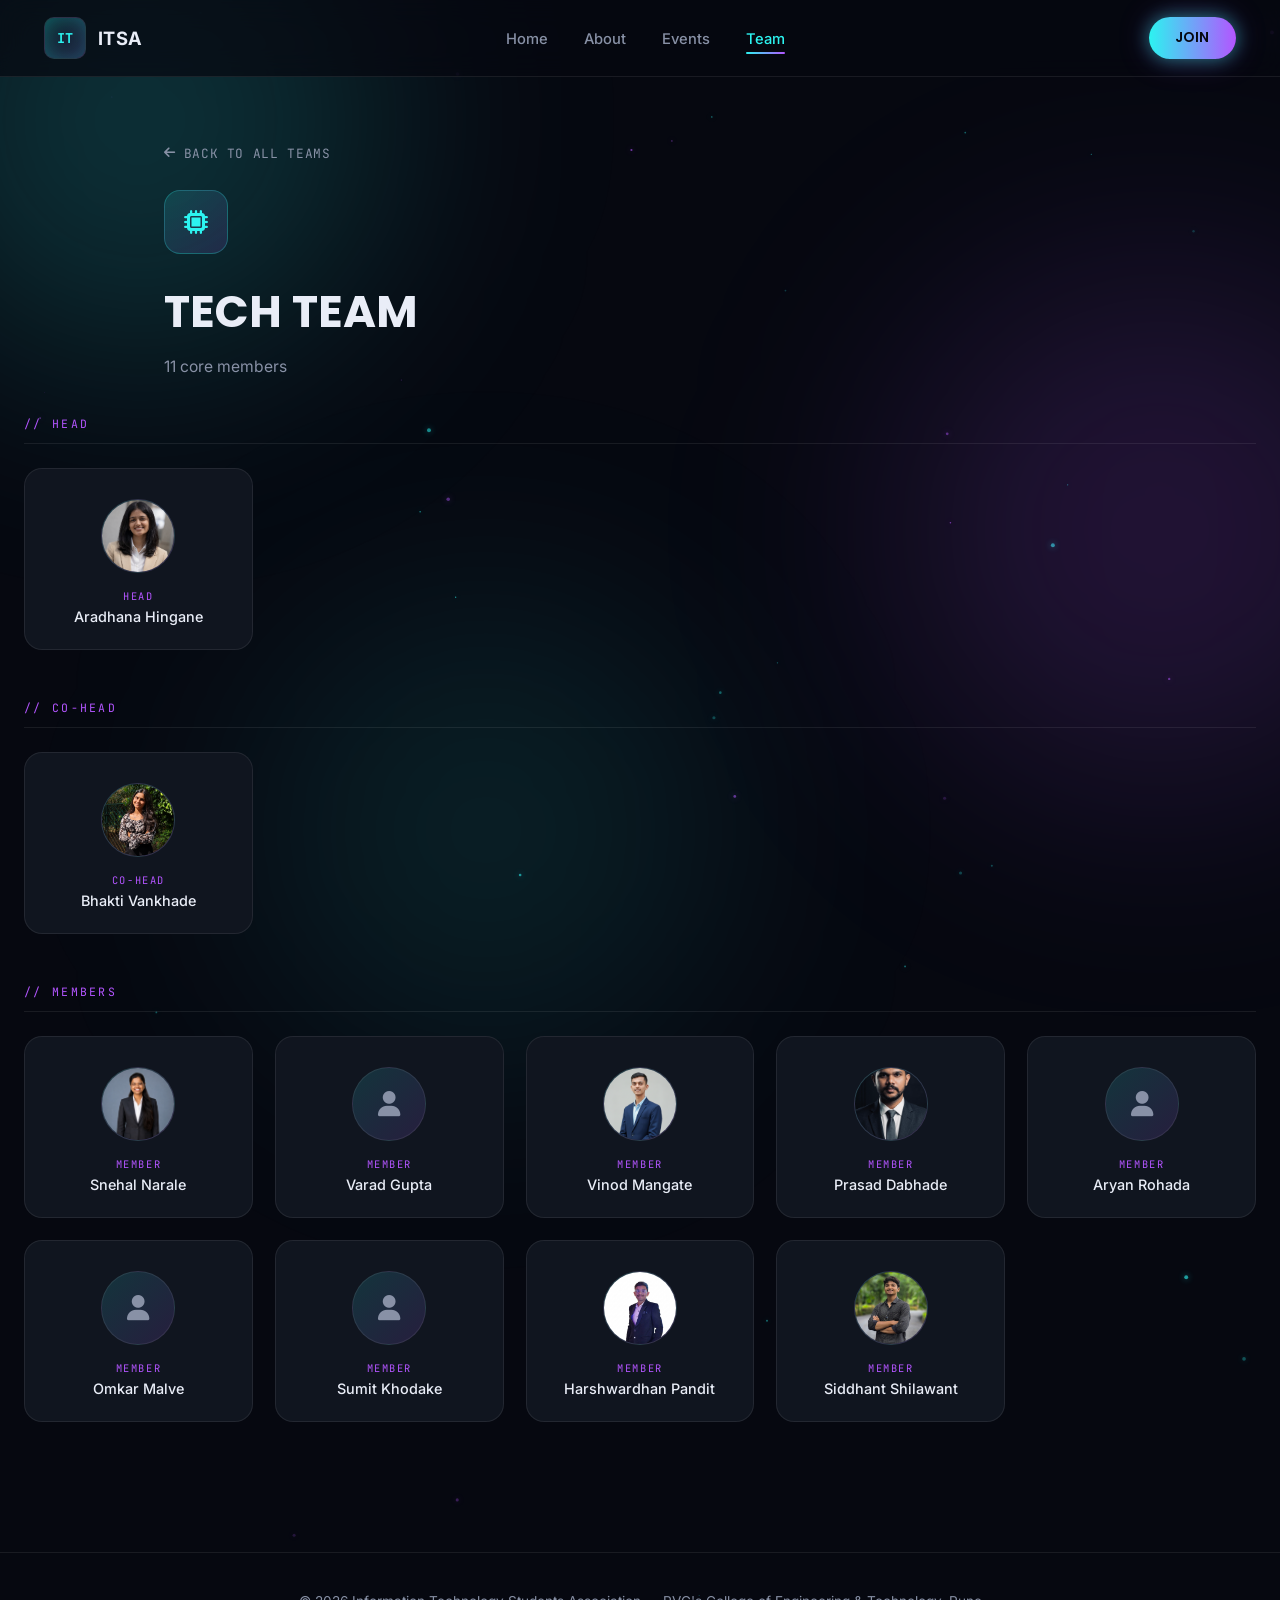
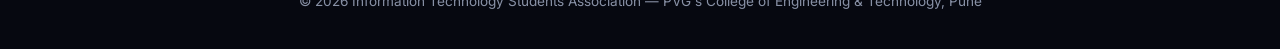
<file: team-tech.html>
<!DOCTYPE html>
<html lang="en">
<head>
<meta charset="UTF-8">
<meta name="viewport" content="width=device-width, initial-scale=1.0">
<title>Tech Team — ITSA</title>

<link rel="preconnect" href="https://fonts.googleapis.com">
<link rel="preconnect" href="https://fonts.gstatic.com" crossorigin>
<link href="https://fonts.googleapis.com/css2?family=Poppins:wght@400;500;600;700;800&family=Inter:wght@400;500;600&family=JetBrains+Mono:wght@400;500&display=swap" rel="stylesheet">
<link rel="stylesheet" href="https://cdnjs.cloudflare.com/ajax/libs/font-awesome/6.5.1/css/all.min.css">
<link rel="stylesheet" href="style.css">
</head>
<body>

<canvas id="particle-canvas"></canvas>
<div class="ambient-glow glow-a"></div>
<div class="ambient-glow glow-b"></div>
<div class="ambient-glow glow-c"></div>

<header>
  <div class="nav-wrap">
    <a href="index.html" class="logo">
      <span class="logo-mark">IT</span>
      <span>ITSA</span>
    </a>

    <ul class="nav-links">
      <li><a href="index.html#home">Home</a></li>
      <li><a href="index.html#about">About</a></li>
      <li><a href="index.html#events">Events</a></li>
      <li><a href="index.html#team" class="active">Team</a></li>
    </ul>

    <button class="btn-join desktop-only">JOIN</button>

    <button class="burger" id="burger" aria-label="Toggle menu">
      <span></span><span></span><span></span>
    </button>
  </div>

  <nav class="mobile-nav" id="mobileNav">
    <a href="index.html#home">Home</a>
    <a href="index.html#about">About</a>
    <a href="index.html#events">Events</a>
    <a href="index.html#team">Team</a>
    <button class="btn-join" style="margin-top:14px;">JOIN</button>
  </nav>
</header>

<main>
  <div class="member-page-head">
    <a href="index.html#team" class="back-link"><i class="fa-solid fa-arrow-left"></i> BACK TO ALL TEAMS</a>
    <div class="member-team-icon"><i class="fa-solid fa-microchip"></i></div>
    <h1 style="font-size: clamp(1.8rem, 5vw, 2.8rem); font-weight: 700;">TECH TEAM</h1>
    <p style="margin-top: 12px; color: var(--mist); font-size: 0.98rem;">11 core members</p>
  </div>

  <section class="member-section">
    <p class="member-subhead">// HEAD</p>
    <div class="member-grid">
      <div class="member-card" tabindex="0">
        <div class="avatar-circle"><img src="portraits/AradhanaHingane_TechHead.png" alt="Aradhana Hingane"></div>
        <p class="member-role">HEAD</p>
        <p class="member-name">Aradhana Hingane</p>
      </div>
    </div>
    <p class="member-subhead">// CO-HEAD</p>
    <div class="member-grid">
      <div class="member-card" tabindex="0">
        <div class="avatar-circle"><img src="portraits/Bhakti Vankhade Tech_Core.png" alt="Bhakti Vankhade"></div>
        <p class="member-role">CO-HEAD</p>
        <p class="member-name">Bhakti Vankhade</p>
      </div>
    </div>
    <p class="member-subhead">// MEMBERS</p>
    <div class="member-grid">
      <div class="member-card" tabindex="0">
        <div class="avatar-circle"><img src="portraits/Snehal-Narale_BE.png" alt="Snehal Narale"></div>
        <p class="member-role">MEMBER</p>
        <p class="member-name">Snehal Narale</p>
      </div>
      <div class="member-card" tabindex="0">
        <div class="avatar-circle"><i class="fa-solid fa-user"></i></div>
        <p class="member-role">MEMBER</p>
        <p class="member-name">Varad Gupta</p>
      </div>
      <div class="member-card" tabindex="0">
        <div class="avatar-circle"><img src="portraits/Vinod-TE.jpg" alt="Vinod Mangate"></div>
        <p class="member-role">MEMBER</p>
        <p class="member-name">Vinod Mangate</p>
      </div>
      <div class="member-card" tabindex="0">
        <div class="avatar-circle"><img src="portraits/Prasad-TE.jpg" alt="Prasad Dabhade"></div>
        <p class="member-role">MEMBER</p>
        <p class="member-name">Prasad Dabhade</p>
      </div>
      <div class="member-card" tabindex="0">
        <div class="avatar-circle"><i class="fa-solid fa-user"></i></div>
        <p class="member-role">MEMBER</p>
        <p class="member-name">Aryan Rohada</p>
      </div>
      <div class="member-card" tabindex="0">
        <div class="avatar-circle"><i class="fa-solid fa-user"></i></div>
        <p class="member-role">MEMBER</p>
        <p class="member-name">Omkar Malve</p>
      </div>
      <div class="member-card" tabindex="0">
        <div class="avatar-circle"><i class="fa-solid fa-user"></i></div>
        <p class="member-role">MEMBER</p>
        <p class="member-name">Sumit Khodake</p>
      </div>
      <div class="member-card" tabindex="0">
        <div class="avatar-circle"><img src="portraits/Harshvardhan pandit SybtechIT.png" alt="Harshwardhan Pandit"></div>
        <p class="member-role">MEMBER</p>
        <p class="member-name">Harshwardhan Pandit</p>
      </div>
      <div class="member-card" tabindex="0">
        <div class="avatar-circle"><img src="portraits/SiddhantShilwant_SY.jpg" alt="Siddhant Shilawant"></div>
        <p class="member-role">MEMBER</p>
        <p class="member-name">Siddhant Shilawant</p>
      </div>
    </div>

  </section>
</main>

<footer>
  &copy; <span class="year"></span> Information Technology Students Association — PVG's College of Engineering &amp; Technology, Pune
</footer>

<script src="script.js"></script>
</body>
</html>
</file>
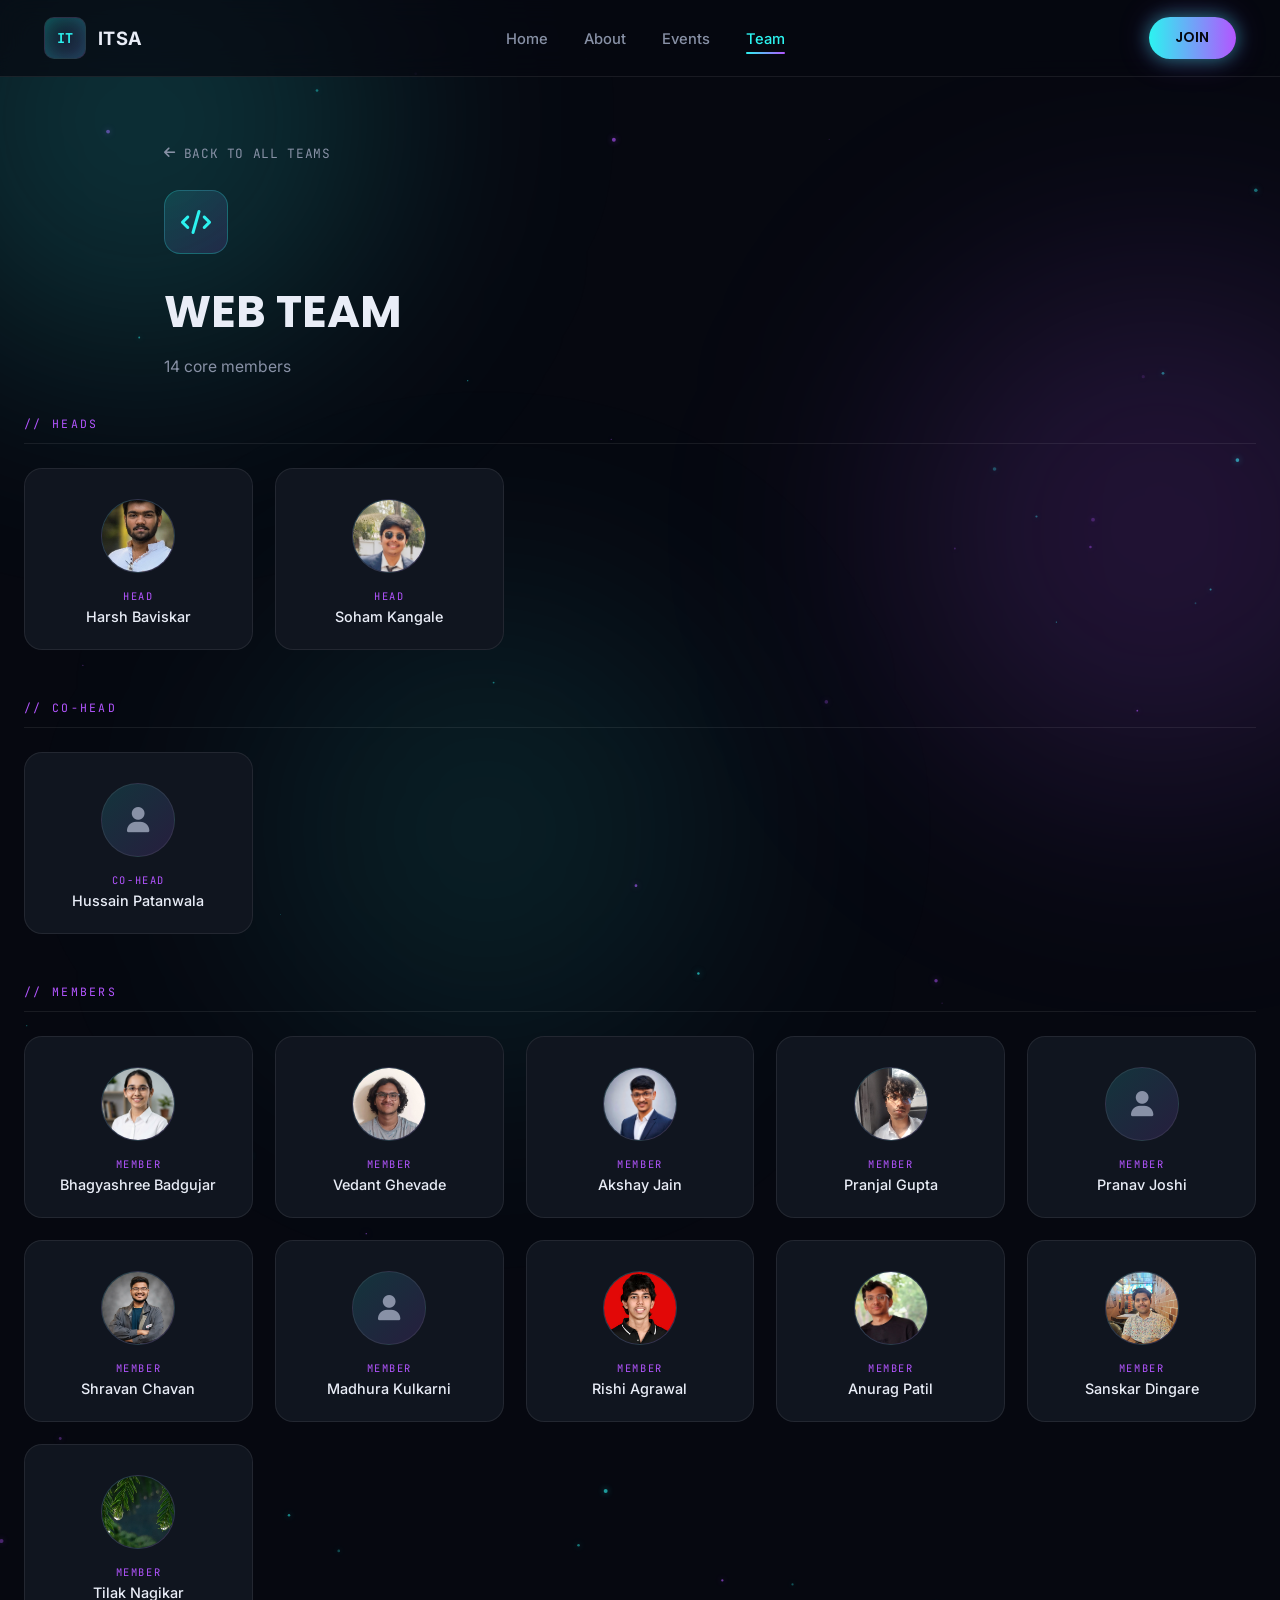
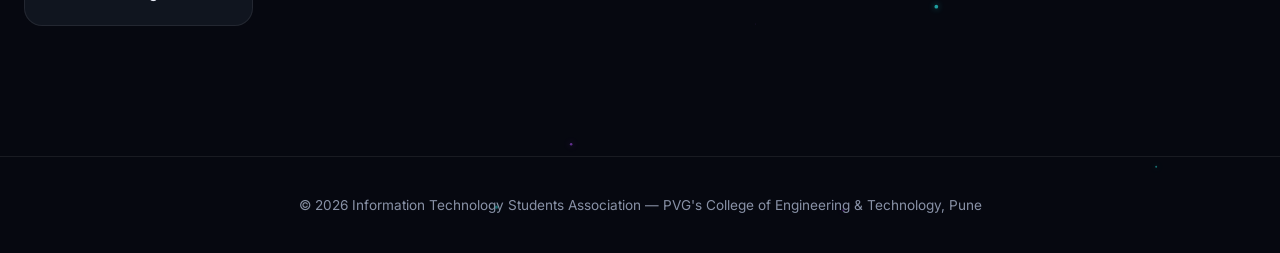
<file: team-web.html>
<!DOCTYPE html>
<html lang="en">
<head>
<meta charset="UTF-8">
<meta name="viewport" content="width=device-width, initial-scale=1.0">
<title>Web Team — ITSA</title>

<link rel="preconnect" href="https://fonts.googleapis.com">
<link rel="preconnect" href="https://fonts.gstatic.com" crossorigin>
<link href="https://fonts.googleapis.com/css2?family=Poppins:wght@400;500;600;700;800&family=Inter:wght@400;500;600&family=JetBrains+Mono:wght@400;500&display=swap" rel="stylesheet">
<link rel="stylesheet" href="https://cdnjs.cloudflare.com/ajax/libs/font-awesome/6.5.1/css/all.min.css">
<link rel="stylesheet" href="style.css">
</head>
<body>

<canvas id="particle-canvas"></canvas>
<div class="ambient-glow glow-a"></div>
<div class="ambient-glow glow-b"></div>
<div class="ambient-glow glow-c"></div>

<header>
  <div class="nav-wrap">
    <a href="index.html" class="logo">
      <span class="logo-mark">IT</span>
      <span>ITSA</span>
    </a>

    <ul class="nav-links">
      <li><a href="index.html#home">Home</a></li>
      <li><a href="index.html#about">About</a></li>
      <li><a href="index.html#events">Events</a></li>
      <li><a href="index.html#team" class="active">Team</a></li>
    </ul>

    <button class="btn-join desktop-only">JOIN</button>

    <button class="burger" id="burger" aria-label="Toggle menu">
      <span></span><span></span><span></span>
    </button>
  </div>

  <nav class="mobile-nav" id="mobileNav">
    <a href="index.html#home">Home</a>
    <a href="index.html#about">About</a>
    <a href="index.html#events">Events</a>
    <a href="index.html#team">Team</a>
    <button class="btn-join" style="margin-top:14px;">JOIN</button>
  </nav>
</header>

<main>
  <div class="member-page-head">
    <a href="index.html#team" class="back-link"><i class="fa-solid fa-arrow-left"></i> BACK TO ALL TEAMS</a>
    <div class="member-team-icon"><i class="fa-solid fa-code"></i></div>
    <h1 style="font-size: clamp(1.8rem, 5vw, 2.8rem); font-weight: 700;">WEB TEAM</h1>
    <p style="margin-top: 12px; color: var(--mist); font-size: 0.98rem;">14 core members</p>
  </div>

  <section class="member-section">
    <p class="member-subhead">// HEADS</p>
    <div class="member-grid">
      <div class="member-card" tabindex="0">
        <div class="avatar-circle"><img src="portraits/Harsh Baviskar_Web Team.jpg" alt="Harsh Baviskar"></div>
        <p class="member-role">HEAD</p>
        <p class="member-name">Harsh Baviskar</p>
      </div>
      <div class="member-card" tabindex="0">
        <div class="avatar-circle"><img src="portraits/Soham_Kangle_Web_Head.png" alt="Soham Kangale"></div>
        <p class="member-role">HEAD</p>
        <p class="member-name">Soham Kangale</p>
      </div>
    </div>
    <p class="member-subhead">// CO-HEAD</p>
    <div class="member-grid">
      <div class="member-card" tabindex="0">
        <div class="avatar-circle"><i class="fa-solid fa-user"></i></div>
        <p class="member-role">CO-HEAD</p>
        <p class="member-name">Hussain Patanwala</p>
      </div>
    </div>
    <p class="member-subhead">// MEMBERS</p>
    <div class="member-grid">
      <div class="member-card" tabindex="0">
        <div class="avatar-circle"><img src="portraits/Bhagyashree Badgujar_TE.jpg" alt="Bhagyashree Badgujar"></div>
        <p class="member-role">MEMBER</p>
        <p class="member-name">Bhagyashree Badgujar</p>
      </div>
      <div class="member-card" tabindex="0">
        <div class="avatar-circle"><img src="portraits/VedantGhevade_SY.jpg" alt="Vedant Ghevade"></div>
        <p class="member-role">MEMBER</p>
        <p class="member-name">Vedant Ghevade</p>
      </div>
      <div class="member-card" tabindex="0">
        <div class="avatar-circle"><img src="portraits/Akshad Jain.png" alt="Akshay Jain"></div>
        <p class="member-role">MEMBER</p>
        <p class="member-name">Akshay Jain</p>
      </div>
      <div class="member-card" tabindex="0">
        <div class="avatar-circle"><img src="portraits/Pranjal Gupta SY.jpg" alt="Pranjal Gupta"></div>
        <p class="member-role">MEMBER</p>
        <p class="member-name">Pranjal Gupta</p>
      </div>
      <div class="member-card" tabindex="0">
        <div class="avatar-circle"><i class="fa-solid fa-user"></i></div>
        <p class="member-role">MEMBER</p>
        <p class="member-name">Pranav Joshi</p>
      </div>
      <div class="member-card" tabindex="0">
        <div class="avatar-circle"><img src="portraits/Shravan Chavan SY IT B.jpg" alt="Shravan Chavan"></div>
        <p class="member-role">MEMBER</p>
        <p class="member-name">Shravan Chavan</p>
      </div>
      <div class="member-card" tabindex="0">
        <div class="avatar-circle"><i class="fa-solid fa-user"></i></div>
        <p class="member-role">MEMBER</p>
        <p class="member-name">Madhura Kulkarni</p>
      </div>
      <div class="member-card" tabindex="0">
        <div class="avatar-circle"><img src="portraits/Risshi_SY.jpeg" alt="Rishi Agrawal"></div>
        <p class="member-role">MEMBER</p>
        <p class="member-name">Rishi Agrawal</p>
      </div>
      <div class="member-card" tabindex="0">
        <div class="avatar-circle"><img src="portraits/Anurag.jpg" alt="Anurag Patil"></div>
        <p class="member-role">MEMBER</p>
        <p class="member-name">Anurag Patil</p>
      </div>
      <div class="member-card" tabindex="0">
        <div class="avatar-circle"><img src="portraits/Sanskar Dingre SY.jpeg" alt="Sanskar Dingare"></div>
        <p class="member-role">MEMBER</p>
        <p class="member-name">Sanskar Dingare</p>
      </div>
      <div class="member-card" tabindex="0">
        <div class="avatar-circle"><img src="portraits/Tilak-SY.jpg" alt="Tilak Nagikar"></div>
        <p class="member-role">MEMBER</p>
        <p class="member-name">Tilak Nagikar</p>
      </div>
    </div>

  </section>
</main>

<footer>
  &copy; <span class="year"></span> Information Technology Students Association — PVG's College of Engineering &amp; Technology, Pune
</footer>

<script src="script.js"></script>
</body>
</html>
</file>
<file: style.css>
:root{
  --bg: #060810;
  --bg2: #0A0E1A;
  --panel: rgba(255,255,255,0.04);
  --panel-solid: #10151F;
  --line: rgba(255,255,255,0.08);
  --cyan: #2CF3F0;
  --purple: #B355FF;
  --text: #E9EDF7;
  --mist: #8891A6;
}

* { box-sizing: border-box; margin: 0; padding: 0; }
html { scroll-behavior: smooth; }

body{
  background: var(--bg);
  color: var(--text);
  font-family: 'Inter', sans-serif;
  overflow-x: hidden;
  position: relative;
}

h1,h2,h3, .display { font-family: 'Poppins', sans-serif; }
.mono { font-family: 'JetBrains Mono', monospace; }

::selection { background: rgba(44,243,240,0.3); color: white; }
::-webkit-scrollbar { width: 8px; }
::-webkit-scrollbar-track { background: var(--bg); }
::-webkit-scrollbar-thumb { background: var(--line); border-radius: 4px; }

/* ---------- Background particles + ambient glow ---------- */
#particle-canvas{ position: fixed; inset: 0; z-index: 0; pointer-events: none; }

.ambient-glow{ position: fixed; border-radius: 50%; filter: blur(120px); pointer-events: none; z-index: 0; }
.glow-a{ width: 480px; height: 480px; background: rgba(44,243,240,0.18); top: -120px; left: -100px; }
.glow-b{ width: 520px; height: 520px; background: rgba(179,85,255,0.16); top: 30%; right: -140px; }
.glow-c{ width: 460px; height: 460px; background: rgba(44,243,240,0.10); bottom: -160px; left: 20%; }

section, header, footer, main { position: relative; z-index: 1; }

.glass{
  background: var(--panel);
  border: 1px solid var(--line);
  backdrop-filter: blur(16px);
  -webkit-backdrop-filter: blur(16px);
}

/* ---------- Navbar ---------- */
header{
  position: sticky; top: 0; z-index: 50;
  background: rgba(6,8,16,0.7);
  backdrop-filter: blur(14px);
  -webkit-backdrop-filter: blur(14px);
  border-bottom: 1px solid var(--line);
}
.nav-wrap{
  max-width: 1240px; margin: 0 auto; padding: 0 24px; height: 76px;
  display: flex; align-items: center; justify-content: space-between;
}
.logo{ display: flex; align-items: center; gap: 12px; font-weight: 700; font-size: 1.15rem; letter-spacing: 0.02em; text-decoration: none; color: var(--text); }
.logo-mark{
  width: 42px; height: 42px; border-radius: 10px; border: 1px solid var(--line);
  background: linear-gradient(135deg, rgba(44,243,240,0.15), rgba(179,85,255,0.15));
  display: flex; align-items: center; justify-content: center;
  font-family: 'JetBrains Mono', monospace; color: var(--cyan); font-size: 0.85rem;
  box-shadow: 0 0 18px rgba(44,243,240,0.25) inset;
}
.nav-links{ display: flex; align-items: center; gap: 36px; list-style: none; }
.nav-links a{ color: var(--mist); text-decoration: none; font-size: 0.92rem; font-weight: 500; position: relative; transition: color .25s ease; }
.nav-links a::after{
  content:''; position: absolute; left: 0; bottom: -6px; width: 0%; height: 2px;
  background: linear-gradient(90deg, var(--cyan), var(--purple)); transition: width .25s ease; border-radius: 2px;
}
.nav-links a:hover{ color: var(--text); }
.nav-links a:hover::after{ width: 100%; }
.nav-links a.active{ color: var(--cyan); }
.nav-links a.active::after{ width: 100%; }

.btn-join{
  font-family: 'Poppins', sans-serif; font-weight: 600; font-size: 0.85rem; letter-spacing: 0.04em;
  color: var(--bg); background: linear-gradient(90deg, var(--cyan), var(--purple)); border: none;
  padding: 11px 26px; border-radius: 999px; cursor: pointer;
  box-shadow: 0 0 18px rgba(44,243,240,0.45), 0 0 32px rgba(179,85,255,0.25);
  transition: transform .25s ease, box-shadow .25s ease;
}
.btn-join:hover{ transform: translateY(-2px); box-shadow: 0 0 26px rgba(44,243,240,0.65), 0 0 46px rgba(179,85,255,0.4); }

.burger{
  display: none; width: 40px; height: 40px; border-radius: 8px; border: 1px solid var(--line);
  background: transparent; flex-direction: column; align-items: center; justify-content: center; gap: 5px; cursor: pointer;
}
.burger span{ width: 16px; height: 1.5px; background: var(--text); display: block; transition: all .3s ease; }

.mobile-nav{ display: none; flex-direction: column; gap: 4px; padding: 12px 24px 20px; border-top: 1px solid var(--line); background: rgba(10,14,26,0.9); }
.mobile-nav a{ color: var(--mist); text-decoration: none; padding: 10px 0; font-size: 0.95rem; border-bottom: 1px solid var(--line); }
.mobile-nav.open{ display: flex; }

@media (max-width: 860px){
  .nav-links, .btn-join.desktop-only { display: none; }
  .burger{ display: flex; }
}

/* ---------- Back link (team pages) ---------- */
.back-link{
  display: inline-flex; align-items: center; gap: 8px;
  font-family: 'JetBrains Mono', monospace; font-size: 0.8rem; letter-spacing: 0.05em;
  color: var(--mist); text-decoration: none; margin-bottom: 28px; transition: color .25s ease, gap .25s ease;
}
.back-link:hover{ color: var(--cyan); gap: 12px; }

/* ---------- Hero ---------- */
.hero{ max-width: 1000px; margin: 0 auto; padding: 120px 24px 100px; text-align: center; }
.eyebrow{
  display: inline-flex; align-items: center; gap: 8px; font-family: 'JetBrains Mono', monospace; font-size: 0.75rem;
  letter-spacing: 0.2em; color: var(--cyan); padding: 7px 16px; border-radius: 999px;
  border: 1px solid rgba(44,243,240,0.3); background: rgba(44,243,240,0.05); margin-bottom: 32px;
}
.eyebrow .pulse-dot{ width: 6px; height: 6px; border-radius: 50%; background: var(--cyan); box-shadow: 0 0 8px 2px rgba(44,243,240,0.7); animation: dotpulse 1.6s ease-in-out infinite; }
@keyframes dotpulse{ 0%,100%{ opacity: 1;} 50%{ opacity: 0.3; } }

.hero h1{ font-size: clamp(2.6rem, 7vw, 5rem); font-weight: 800; line-height: 1.08; letter-spacing: -0.01em; }
.hero h1 .grad{ background: linear-gradient(90deg, var(--cyan) 0%, var(--purple) 100%); -webkit-background-clip: text; background-clip: text; color: transparent; }
.hero p{ margin: 28px auto 0; max-width: 640px; color: var(--mist); font-size: 1.05rem; line-height: 1.7; }

.btn-cta{
  display: inline-flex; align-items: center; gap: 10px; margin-top: 44px;
  font-family: 'Poppins', sans-serif; font-weight: 600; font-size: 0.95rem; letter-spacing: 0.03em;
  color: var(--bg); background: linear-gradient(90deg, var(--cyan), var(--purple)); border: none;
  padding: 17px 38px; border-radius: 999px; cursor: pointer;
  box-shadow: 0 0 26px rgba(44,243,240,0.5), 0 0 50px rgba(179,85,255,0.3);
  transition: transform .3s ease, box-shadow .3s ease; text-decoration: none;
}
.btn-cta:hover{ transform: translateY(-3px) scale(1.02); box-shadow: 0 0 36px rgba(44,243,240,0.7), 0 0 70px rgba(179,85,255,0.45); }

/* ---------- Section heading ---------- */
.section-head{ text-align: center; max-width: 640px; margin: 0 auto 56px; }
.section-tag{ font-family: 'JetBrains Mono', monospace; font-size: 0.75rem; letter-spacing: 0.25em; color: var(--purple); margin-bottom: 14px; }
.section-head h2{ font-size: clamp(1.8rem, 4vw, 2.6rem); font-weight: 700; }
.section-head p.lead{ margin-top: 14px; color: var(--mist); font-size: 0.98rem; line-height: 1.6; }

/* ---------- What We Do ---------- */
.wwd{ padding: 80px 24px 110px; max-width: 1240px; margin: 0 auto; }
.wwd-grid{ display: grid; grid-template-columns: repeat(4, 1fr); gap: 24px; }
@media (max-width: 980px){ .wwd-grid{ grid-template-columns: repeat(2,1fr); } }
@media (max-width: 560px){ .wwd-grid{ grid-template-columns: 1fr; } }

.wwd-card{
  padding: 34px 26px; border-radius: 18px; background: var(--panel); border: 1px solid var(--line);
  backdrop-filter: blur(16px); -webkit-backdrop-filter: blur(16px);
  transition: transform .35s ease, border-color .35s ease, box-shadow .35s ease; cursor: default;
}
.wwd-card:hover{ transform: translateY(-8px); border-color: rgba(44,243,240,0.55); box-shadow: 0 0 0 1px rgba(44,243,240,0.25), 0 24px 48px -20px rgba(44,243,240,0.25), 0 0 40px -6px rgba(179,85,255,0.25); }
.wwd-icon{
  width: 56px; height: 56px; border-radius: 14px; display: flex; align-items: center; justify-content: center;
  font-size: 1.3rem; margin-bottom: 22px; background: linear-gradient(135deg, rgba(44,243,240,0.12), rgba(179,85,255,0.12));
  border: 1px solid rgba(44,243,240,0.25); color: var(--cyan); box-shadow: 0 0 20px rgba(44,243,240,0.15) inset;
  transition: box-shadow .35s ease, color .35s ease;
}
.wwd-card:hover .wwd-icon{ color: var(--purple); box-shadow: 0 0 26px rgba(179,85,255,0.35) inset, 0 0 18px rgba(44,243,240,0.35); }
.wwd-card h3{ font-size: 1.1rem; font-weight: 600; margin-bottom: 10px; }
.wwd-card p{ font-size: 0.9rem; color: var(--mist); line-height: 1.6; }

/* ---------- Events ---------- */
.events{ padding: 90px 24px 110px; max-width: 900px; margin: 0 auto; }

.events-empty{
  text-align: center;
  padding: 56px 32px;
  border-radius: 20px;
  border: 1px dashed rgba(44,243,240,0.3);
}
.events-empty-icon{
  width: 60px; height: 60px; margin: 0 auto 22px; border-radius: 14px;
  display: flex; align-items: center; justify-content: center; font-size: 1.4rem;
  background: linear-gradient(135deg, rgba(44,243,240,0.14), rgba(179,85,255,0.14));
  border: 1px solid rgba(44,243,240,0.25); color: var(--cyan);
}
.events-empty h3{ font-size: 1.25rem; font-weight: 600; margin-bottom: 10px; }
.events-empty p{ color: var(--mist); font-size: 0.95rem; line-height: 1.6; max-width: 460px; margin: 0 auto 28px; }

/* ---------- Team section (main page) ---------- */
.team-section{ padding: 90px 24px 130px; max-width: 1320px; margin: 0 auto; }

.leaders-row{ display: flex; justify-content: center; flex-wrap: wrap; gap: 28px; margin-bottom: 100px; }

.leader-card{
  width: 220px; text-align: center; padding: 32px 20px 26px; border-radius: 20px;
  background: var(--panel-solid); border: 1px solid var(--line); position: relative;
  transition: transform .3s ease, border-color .3s ease, box-shadow .3s ease; outline: none;
}
.leader-card:hover, .leader-card:focus-visible{
  transform: translateY(-6px); border-color: var(--cyan);
  box-shadow: 0 0 0 1px rgba(44,243,240,0.5), 0 0 30px rgba(44,243,240,0.45), 0 0 60px rgba(179,85,255,0.2);
}
.leader-card.pulse{ animation: pulseGlow .55s ease; }

.avatar-hex{
  width: 92px; height: 92px; margin: 0 auto 18px; display: flex; align-items: center; justify-content: center;
  clip-path: polygon(50% 0%, 95% 25%, 95% 75%, 50% 100%, 5% 75%, 5% 25%);
  background: linear-gradient(135deg, rgba(44,243,240,0.14), rgba(179,85,255,0.14));
  border: 1px solid var(--line); font-size: 1.9rem; color: var(--mist);
  transition: transform .3s ease, color .3s ease; overflow: hidden;
}
.avatar-hex img, .avatar-circle img{
  width: 100%; height: 100%; object-fit: cover;
}
.leader-card:hover .avatar-hex, .team-card:hover .avatar-hex, .member-card:hover .avatar-hex{ transform: scale(1.08); color: var(--cyan); }

.leader-role{ font-family: 'JetBrains Mono', monospace; font-size: 0.7rem; letter-spacing: 0.18em; color: var(--purple); margin-bottom: 6px; }
.leader-name{ font-weight: 600; font-size: 1rem; }

/* Team category cards (clickable -> team page) */
.category-grid{ display: grid; grid-template-columns: repeat(3, 1fr); gap: 24px; }
@media (max-width: 980px){ .category-grid{ grid-template-columns: repeat(2,1fr); } }
@media (max-width: 620px){ .category-grid{ grid-template-columns: 1fr; } }

.category-card{
  display: block; text-decoration: none; color: var(--text);
  padding: 32px 28px; border-radius: 20px; background: var(--panel-solid); border: 1px solid var(--line);
  position: relative; overflow: hidden;
  transition: transform .35s ease, border-color .35s ease, box-shadow .35s ease;
}
.category-card::before{
  content: ''; position: absolute; inset: 0; opacity: 0;
  background: linear-gradient(135deg, rgba(44,243,240,0.08), rgba(179,85,255,0.06));
  transition: opacity .35s ease;
}
.category-card:hover, .category-card:focus-visible{
  transform: translateY(-8px);
  border-color: rgba(44,243,240,0.55);
  box-shadow: 0 0 0 1px rgba(44,243,240,0.3), 0 24px 48px -20px rgba(44,243,240,0.3), 0 0 46px -6px rgba(179,85,255,0.28);
}
.category-card:hover::before{ opacity: 1; }

.category-top{ display: flex; align-items: center; justify-content: space-between; margin-bottom: 22px; position: relative; z-index: 1; }
.category-icon{
  width: 52px; height: 52px; border-radius: 14px; display: flex; align-items: center; justify-content: center;
  font-size: 1.2rem; background: linear-gradient(135deg, rgba(44,243,240,0.14), rgba(179,85,255,0.14));
  border: 1px solid rgba(44,243,240,0.25); color: var(--cyan);
}
.category-arrow{ color: var(--mist); font-size: 0.9rem; transition: transform .3s ease, color .3s ease; }
.category-card:hover .category-arrow{ transform: translateX(4px); color: var(--cyan); }

.category-card h3{ font-size: 1.15rem; font-weight: 600; margin-bottom: 14px; position: relative; z-index: 1; }

.category-heads{ display: flex; flex-direction: column; gap: 8px; position: relative; z-index: 1; margin-bottom: 16px; }
.head-chip{ display: flex; align-items: center; gap: 10px; font-size: 0.88rem; }
.head-chip .dot{ width: 6px; height: 6px; border-radius: 50%; background: var(--cyan); box-shadow: 0 0 6px 1px rgba(44,243,240,0.6); flex-shrink: 0; }
.head-chip .role-tag{ font-family: 'JetBrains Mono', monospace; font-size: 0.65rem; letter-spacing: 0.1em; color: var(--purple); margin-right: 4px; }

.category-count{ font-family: 'JetBrains Mono', monospace; font-size: 0.75rem; color: var(--mist); position: relative; z-index: 1; }

/* ---------- Team page: member grid ---------- */
.member-page-head{ max-width: 1000px; margin: 0 auto; padding: 64px 24px 20px; }
.member-team-icon{
  width: 64px; height: 64px; border-radius: 16px; display: flex; align-items: center; justify-content: center;
  font-size: 1.5rem; background: linear-gradient(135deg, rgba(44,243,240,0.14), rgba(179,85,255,0.14));
  border: 1px solid rgba(44,243,240,0.25); color: var(--cyan); margin-bottom: 24px;
}

.member-section{ padding: 20px 24px 130px; max-width: 1320px; margin: 0 auto; }

.member-subhead{
  font-family: 'JetBrains Mono', monospace; font-size: 0.72rem; letter-spacing: 0.2em; color: var(--purple);
  margin: 50px 0 24px; padding-bottom: 12px; border-bottom: 1px solid var(--line);
}
.member-subhead:first-child{ margin-top: 0; }

.member-grid{ display: grid; grid-template-columns: repeat(5, 1fr); gap: 22px; }
@media (max-width: 1100px){ .member-grid{ grid-template-columns: repeat(3, 1fr); } }
@media (max-width: 640px){ .member-grid{ grid-template-columns: repeat(2, 1fr); } }
@media (max-width: 400px){ .member-grid{ grid-template-columns: 1fr; } }

.member-card{
  text-align: center; padding: 30px 16px 24px; border-radius: 18px; background: var(--panel-solid);
  border: 1px solid var(--line); cursor: pointer; position: relative;
  transition: transform .3s ease, border-color .3s ease, box-shadow .3s ease; outline: none;
}
.member-card:hover, .member-card:focus-visible{
  transform: translateY(-6px); border-color: var(--cyan);
  box-shadow: 0 0 0 1px rgba(44,243,240,0.5), 0 0 26px rgba(44,243,240,0.4), 0 0 46px rgba(179,85,255,0.18);
}
.member-card.pulse{ animation: pulseGlow .55s ease; }

.avatar-circle{
  width: 74px; height: 74px; border-radius: 50%; margin: 0 auto 16px; display: flex; align-items: center; justify-content: center;
  background: linear-gradient(135deg, rgba(44,243,240,0.14), rgba(179,85,255,0.14)); border: 1px solid var(--line);
  font-size: 1.6rem; color: var(--mist); transition: transform .3s ease, color .3s ease; overflow: hidden;
}
.member-card:hover .avatar-circle{ transform: scale(1.08); color: var(--cyan); }

.member-role{ font-family: 'JetBrains Mono', monospace; font-size: 0.65rem; letter-spacing: 0.15em; color: var(--purple); margin-bottom: 5px; }
.member-name{ font-weight: 500; font-size: 0.9rem; color: var(--text); }

.team-grid{ display: grid; grid-template-columns: repeat(5, 1fr); gap: 22px; }
@media (max-width: 1100px){ .team-grid{ grid-template-columns: repeat(3, 1fr); } }
@media (max-width: 640px){ .team-grid{ grid-template-columns: repeat(2, 1fr); } }
@media (max-width: 400px){ .team-grid{ grid-template-columns: 1fr; } }

.team-card{
  text-align: center; padding: 30px 16px 24px; border-radius: 18px; background: var(--panel-solid); border: 1px solid var(--line);
  cursor: pointer; position: relative; transition: transform .3s ease, border-color .3s ease, box-shadow .3s ease; outline: none;
}
.team-card:hover, .team-card:focus-visible{
  transform: translateY(-6px); border-color: var(--cyan);
  box-shadow: 0 0 0 1px rgba(44,243,240,0.5), 0 0 26px rgba(44,243,240,0.4), 0 0 46px rgba(179,85,255,0.18);
}
.team-card.pulse{ animation: pulseGlow .55s ease; }
.team-role{ font-family: 'JetBrains Mono', monospace; font-size: 0.65rem; letter-spacing: 0.15em; color: var(--purple); margin-bottom: 5px; }
.team-name{ font-weight: 500; font-size: 0.9rem; color: var(--text); }

@keyframes pulseGlow{
  0%{ box-shadow: 0 0 0 1px rgba(44,243,240,0.5), 0 0 20px rgba(44,243,240,0.4); }
  50%{ box-shadow: 0 0 0 2px rgba(44,243,240,0.9), 0 0 55px rgba(44,243,240,0.85), 0 0 90px rgba(179,85,255,0.5); }
  100%{ box-shadow: 0 0 0 1px rgba(44,243,240,0.5), 0 0 26px rgba(44,243,240,0.4); }
}

/* ---------- Footer ---------- */
footer{ border-top: 1px solid var(--line); padding: 40px 24px; text-align: center; color: var(--mist); font-size: 0.85rem; }

@media (prefers-reduced-motion: reduce){
  *{ animation-duration: 0.001ms !important; transition-duration: 0.001ms !important; }
}
</file>
